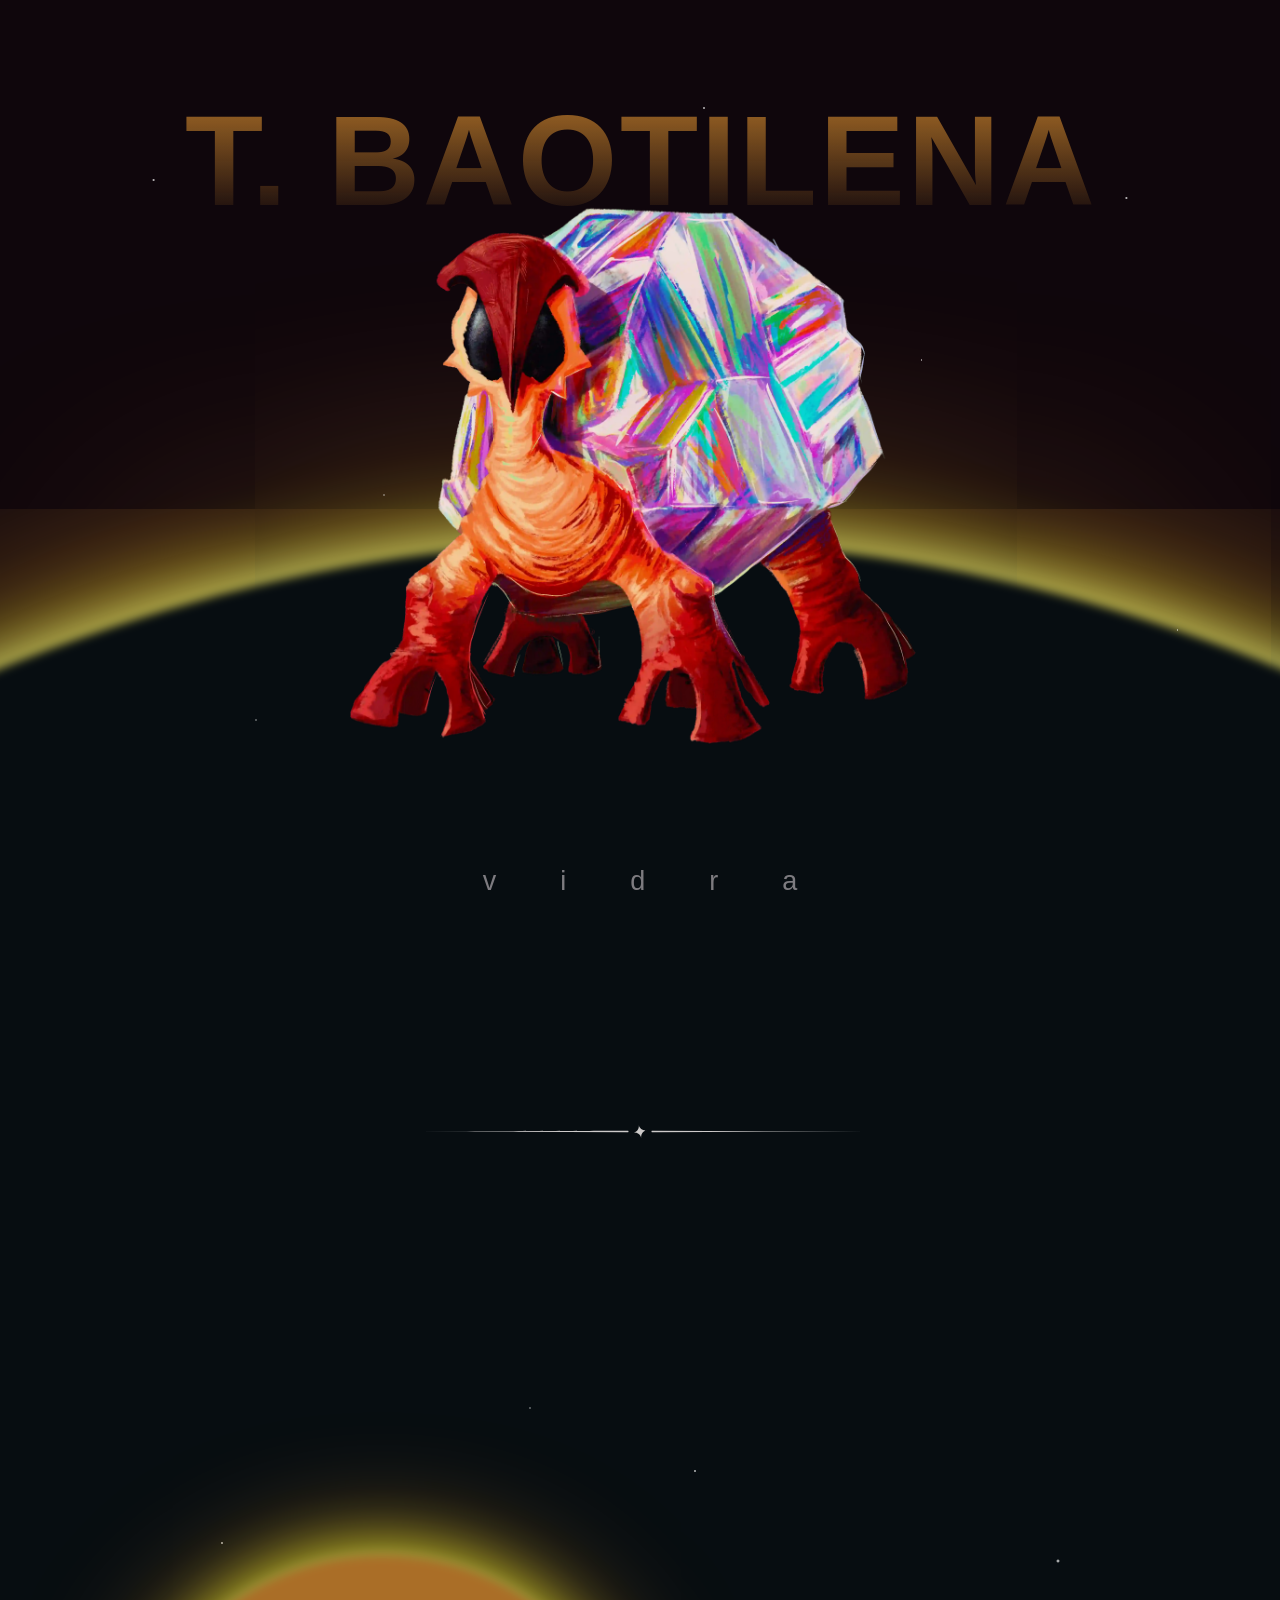
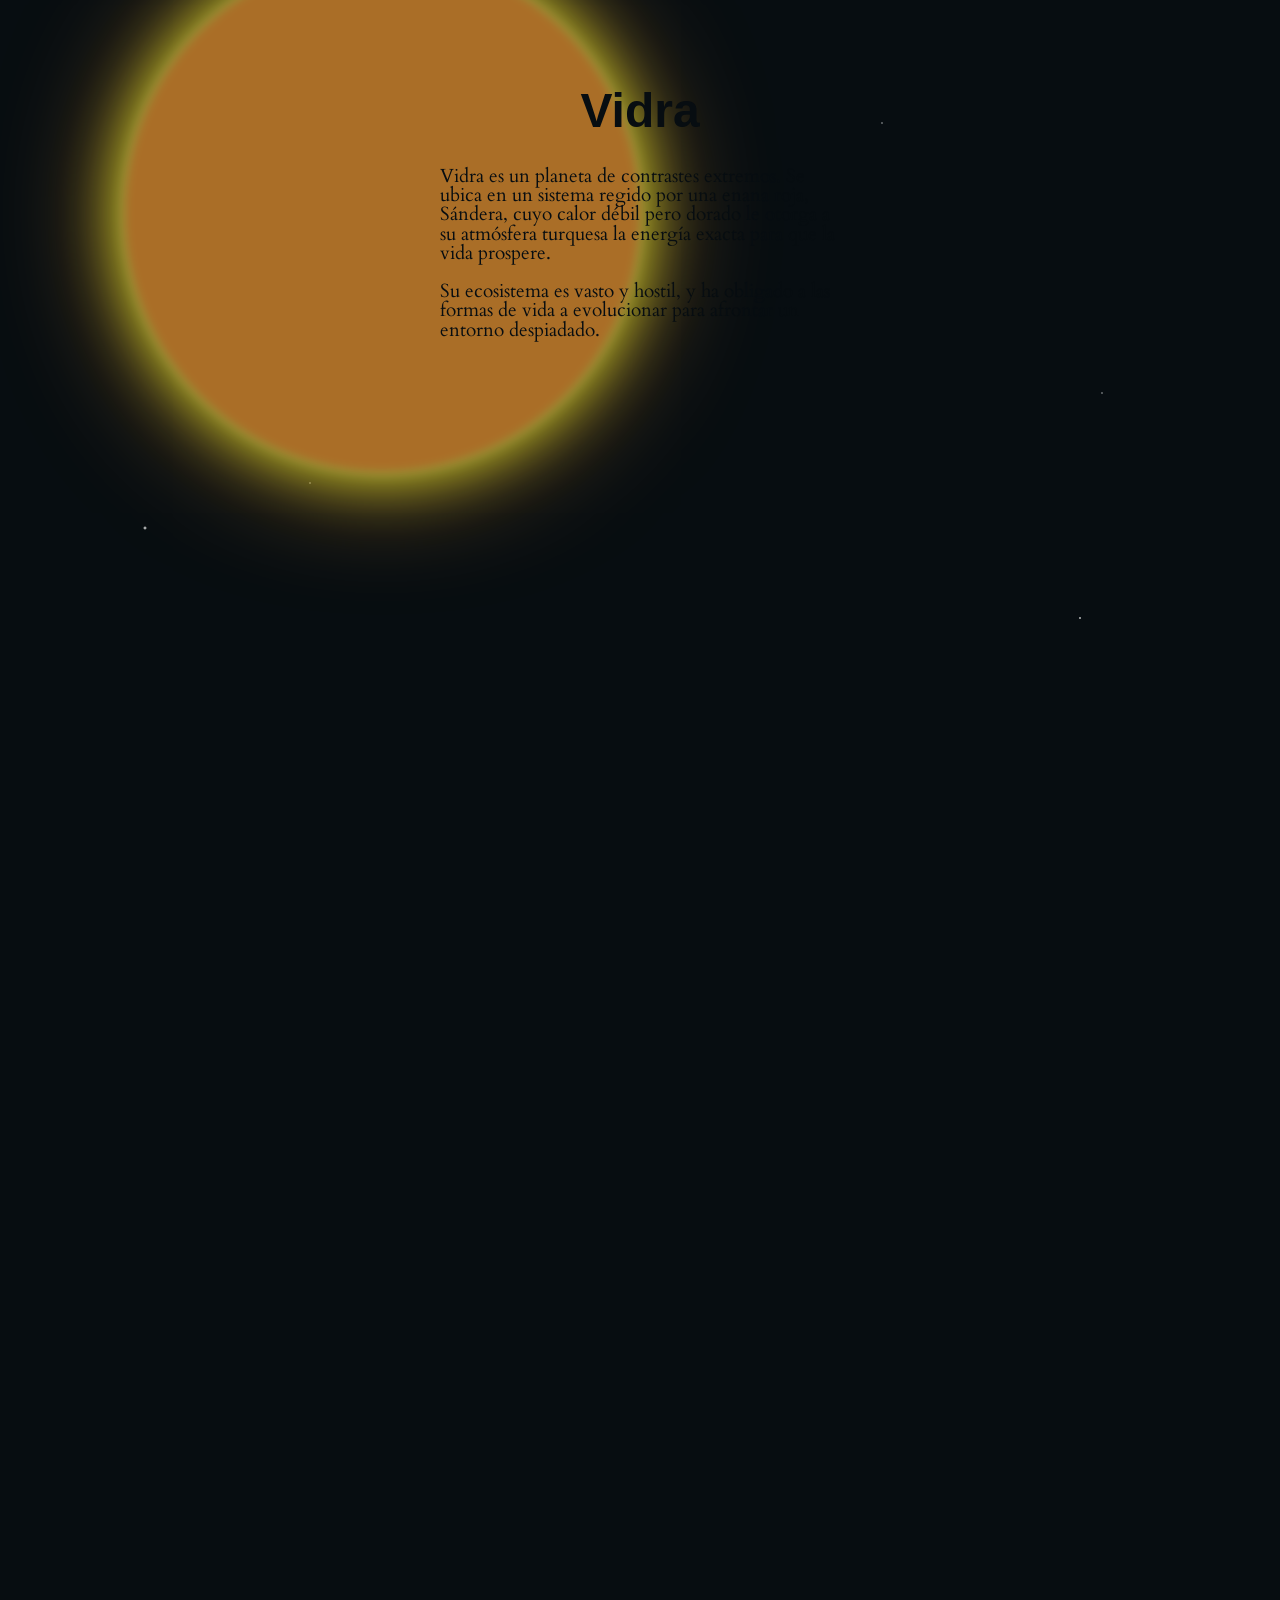
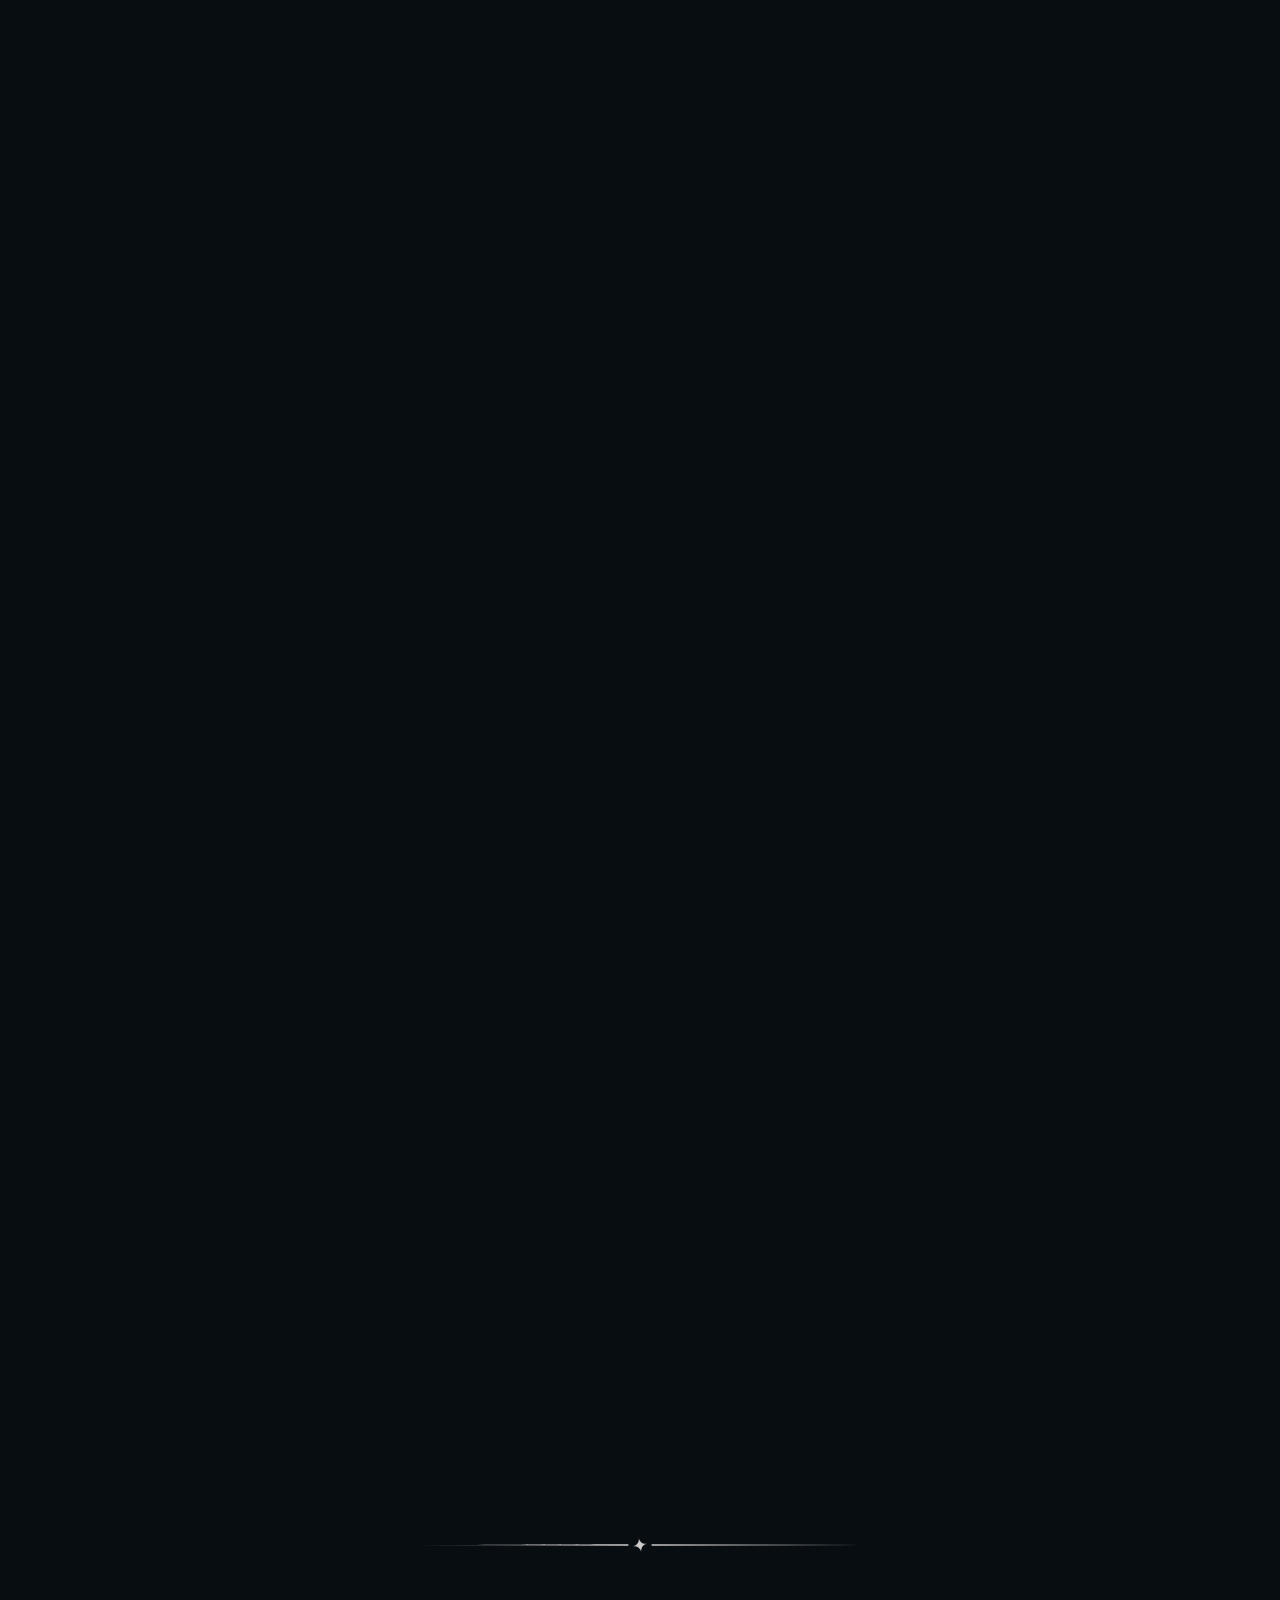
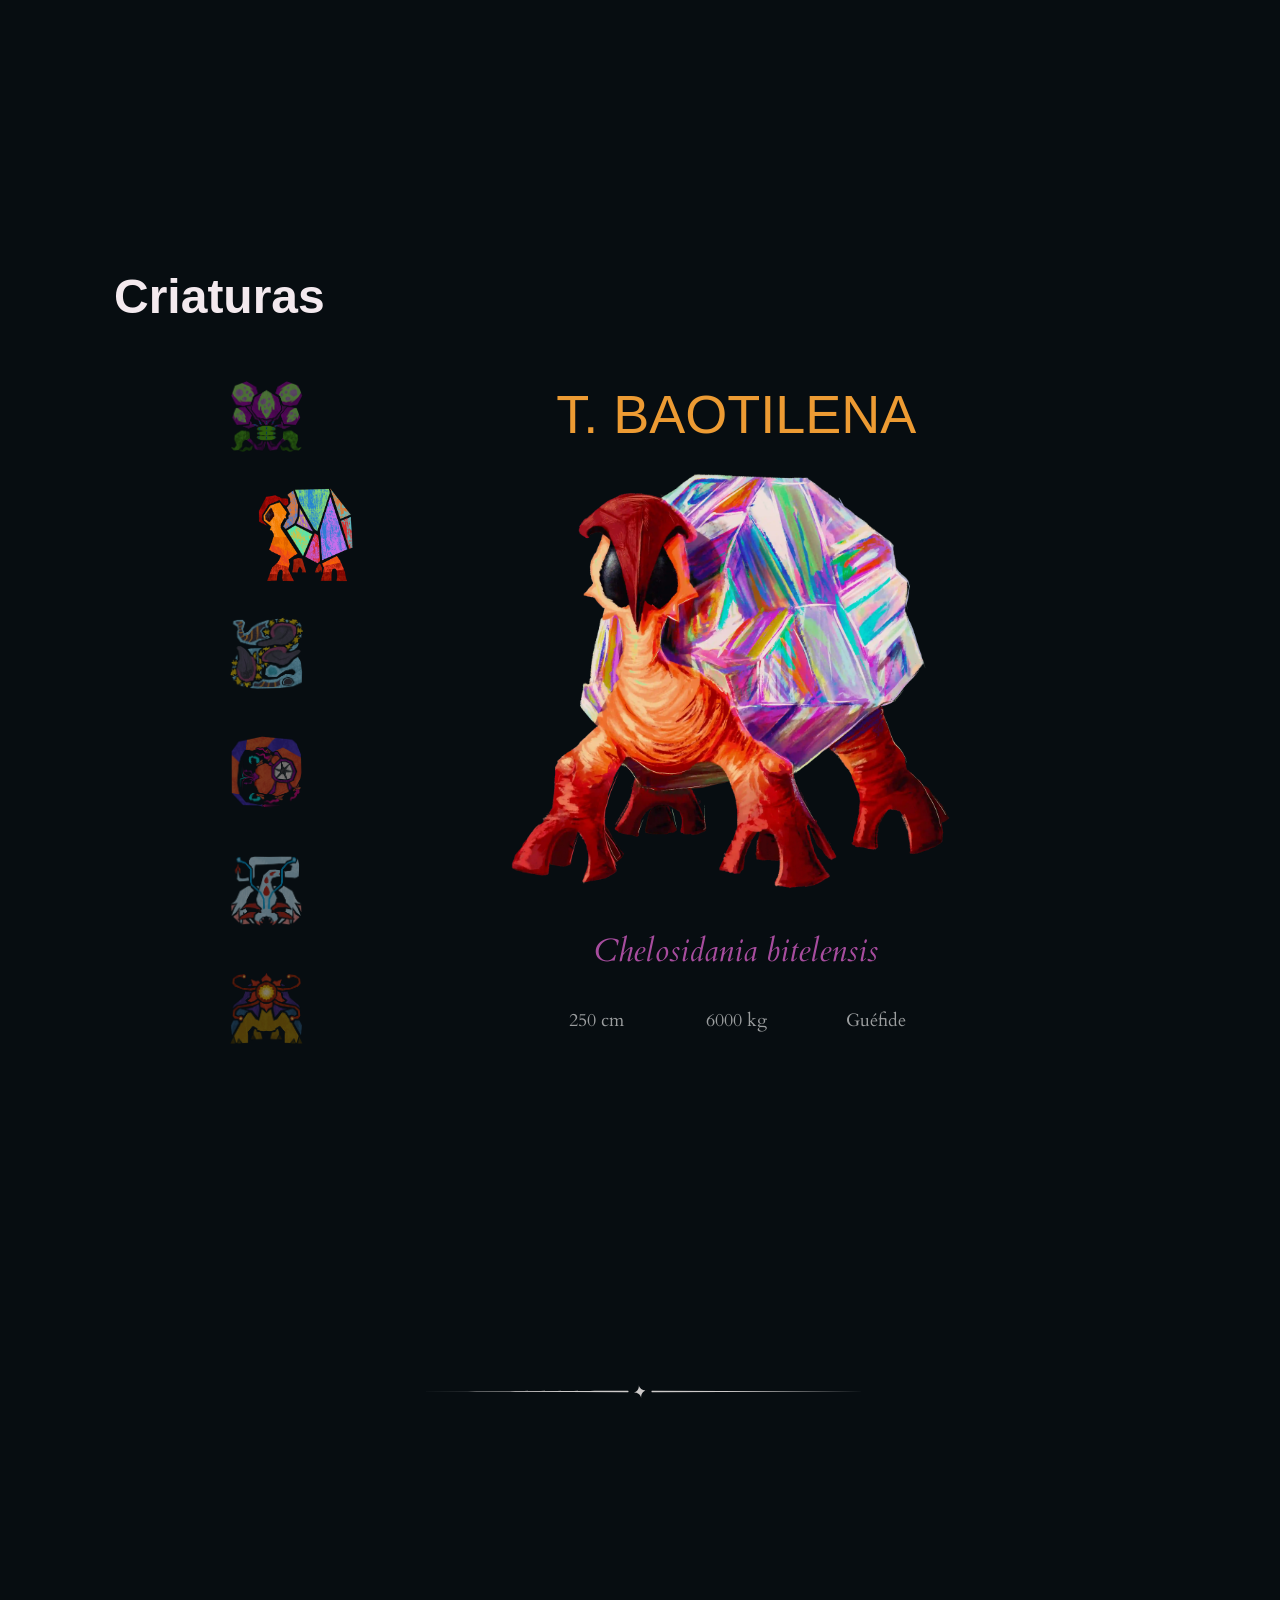
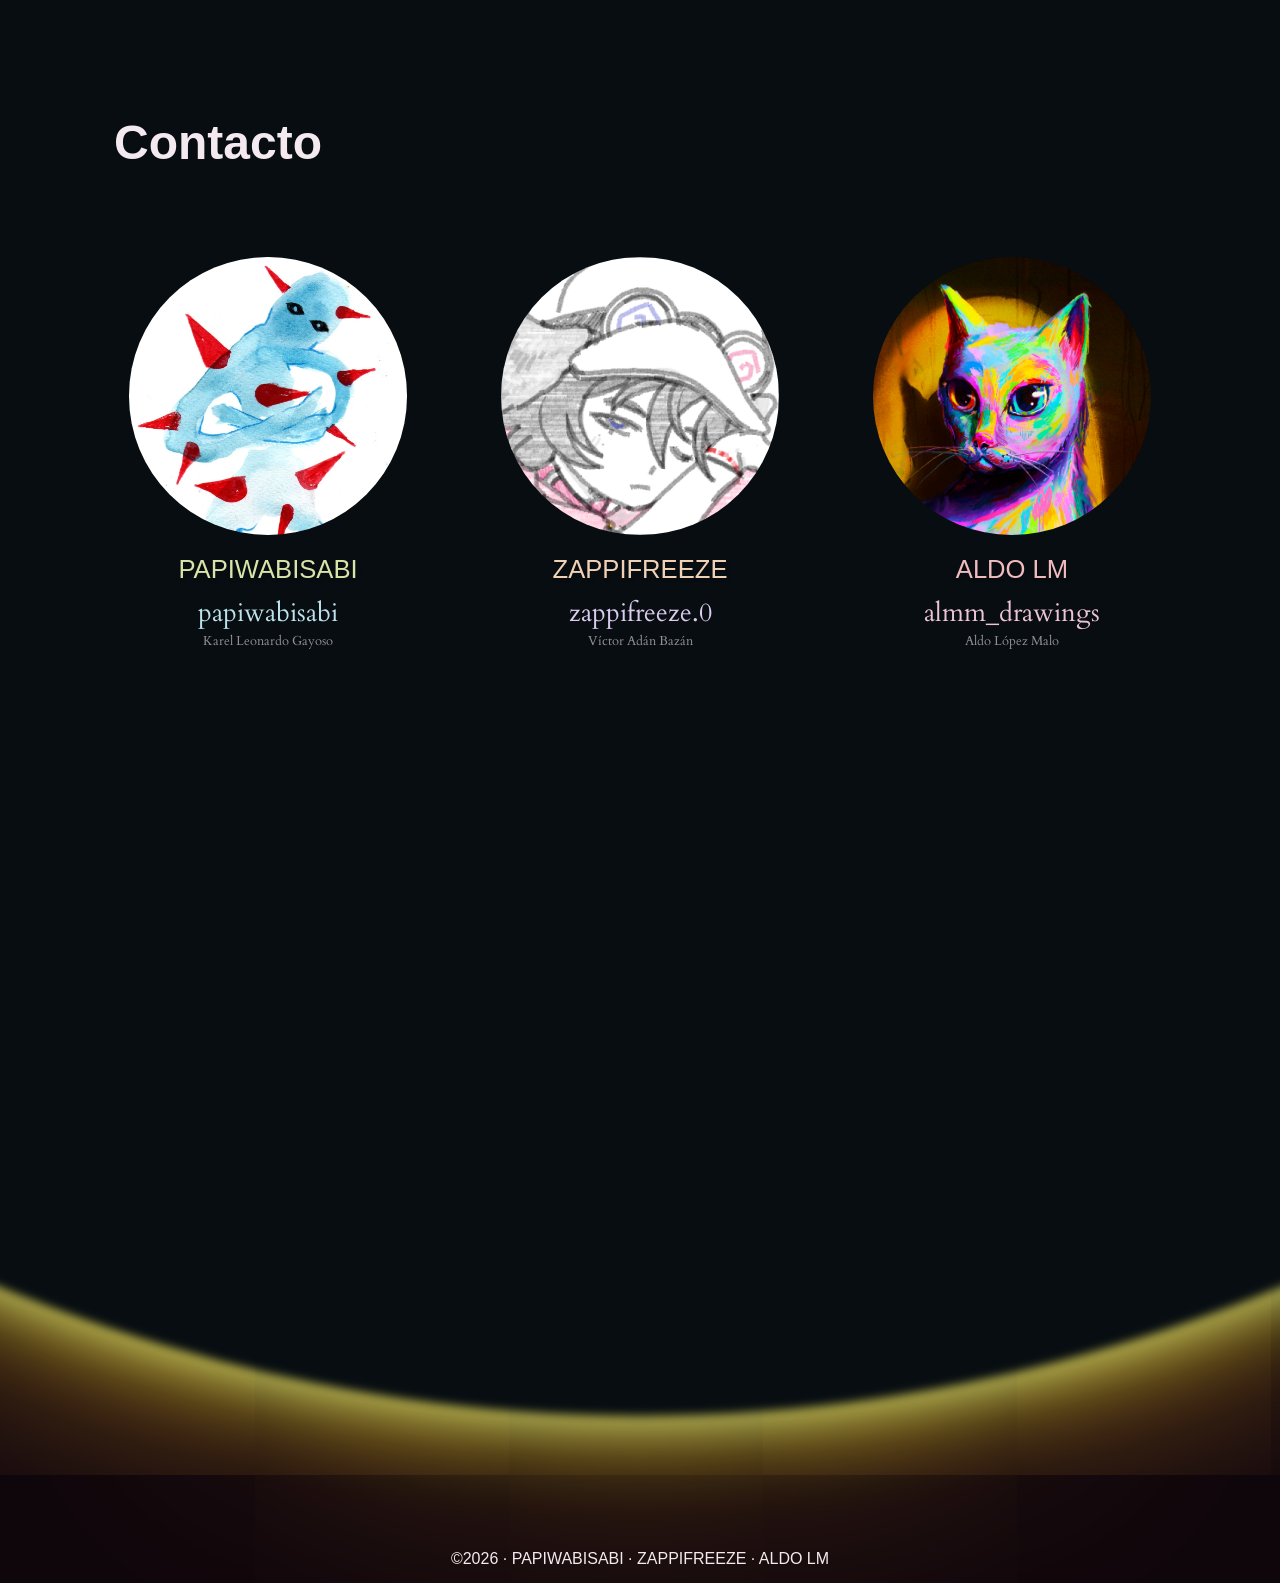
<file: index.html>
<!DOCTYPE html>
<html lang="es">
<head>
<meta charset="UTF-8">
<!-- Esta línea hace que la página se adapte a celulares. No la borres. -->
<meta name="viewport" content="width=device-width, initial-scale=1">
<title>Vidra</title>

<!-- Tipografías de tu art book (gratis en Google Fonts) -->
<link rel="preconnect" href="https://fonts.googleapis.com">
<link rel="preconnect" href="https://fonts.gstatic.com" crossorigin>
<link href="https://fonts.googleapis.com/css2?family=Cardo:ital@0;1&family=Syncopate:wght@400;700&display=swap" rel="stylesheet">


<!-- FAAAVIICOOONNN -->
<link rel="icon" type="image/svg+xml" href="img/favicon/vidra/favicon.svg">
<link rel="icon" type="image/x-icon" href="img/favicon/vidra/favicon.ico" sizes="16x16 32x32 48x48">
<link rel="icon" type="image/png" sizes="16x16" href="img/favicon/vidra/favicon-16x16.png">
<link rel="icon" type="image/png" sizes="32x32" href="img/favicon/vidra/favicon-32x32.png">
<link rel="icon" type="image/png" sizes="48x48" href="img/favicon/vidra/favicon-48x48.png">
<link rel="apple-touch-icon" sizes="180x180" href="img/favicon/vidra/apple-touch-icon.png">
<link rel="manifest" href="img/favicon/vidra/site.webmanifest">
<meta name="theme-color" content="#000000">

<link rel="stylesheet" href="style/style.css">
</head>

<body>

<div class="planeta"></div>

<!-- ================= PORTADA / CARRUSEL ================= -->
<div class="hero" aria-label="Carrusel de criaturas">

  <button class="vecina izq" id="anterior" aria-label="Criatura anterior"><img alt=""></button>
  <button class="vecina der" id="siguiente" aria-label="Criatura siguiente"><img alt=""></button>

  <!-- Las slides las crea el JavaScript de abajo a partir de la lista CRIATURAS -->
  <div id="slides"></div>

  <p class="hero-vidra">vidra</p>
</div>

<div class="divisor"><img src="img/elementos/divisor.svg"></div>

<div class="cuerpo">
  <!-- ================= PLANETA ================= -->
  <section class="scrollytelling">
    <div class="contenido" id="planeta">
      <div class="mini planeta"></div>
      <h2>Vidra</h2>
      <div class="planeta-texto">
        <p>Vidra es un planeta de contrastes extremos. Se ubica en un sistema regido por una enana roja, Sándera, cuyo calor débil pero dorado le otorga a su atmósfera turquesa la energía exacta para que la vida prospere.</p>
        <p>Su ecosistema es vasto y hostil, y ha obligado a las formas de vida a evolucionar para afrontar un entorno despiadado. </p>
        <!-- Aquí puedes añadir las regiones: Karteos, Guéfide, Yxi -->
      </div>
    </div>
  </section>

  <div class="divisor"><img src="img/elementos/divisor.svg"></div>

  <!-- ================= ÍNDICE ================= -->
  <section class="contenido" id="indice">
    <h2>Criaturas</h2>
    <div class="indice">
      <div class="indice-links"></div>
      <div class="indice-glifos" id="indice-glifos"></div>
      <div class="indice-mostrando" id="indice-mostrando"></div>
    </div>
  </section>

  <div class="divisor"><img src="img/elementos/divisor.svg"></div>

  <!-- ================= CONTACTO ================= -->
  <section class="contenido" id="contacto">
    <h2>Contacto</h2>
    <div class="autores">
      <a class="persona">
        <img src="img/autores/karel.webp">
        <p class="seudonimo">${s.seudonimo}</p>
        <p class="usuario">${extraerUsuarioInstagram(s.instagram)}</p>
        <p class="nombre-completo">${s.completo}</p>
      </a>
    </div>
  </section>
</div>


<script type="module" src="home.js"></script>
 <!--Créditos y eso :b-->
<footer id="Creditos">
  <p style="text-transform: uppercase;">&copy;2026  ·  papiwabisabi  ·  zappifreeze  ·  aldo lm</p>
</footer>
</body>
</html>
</file>
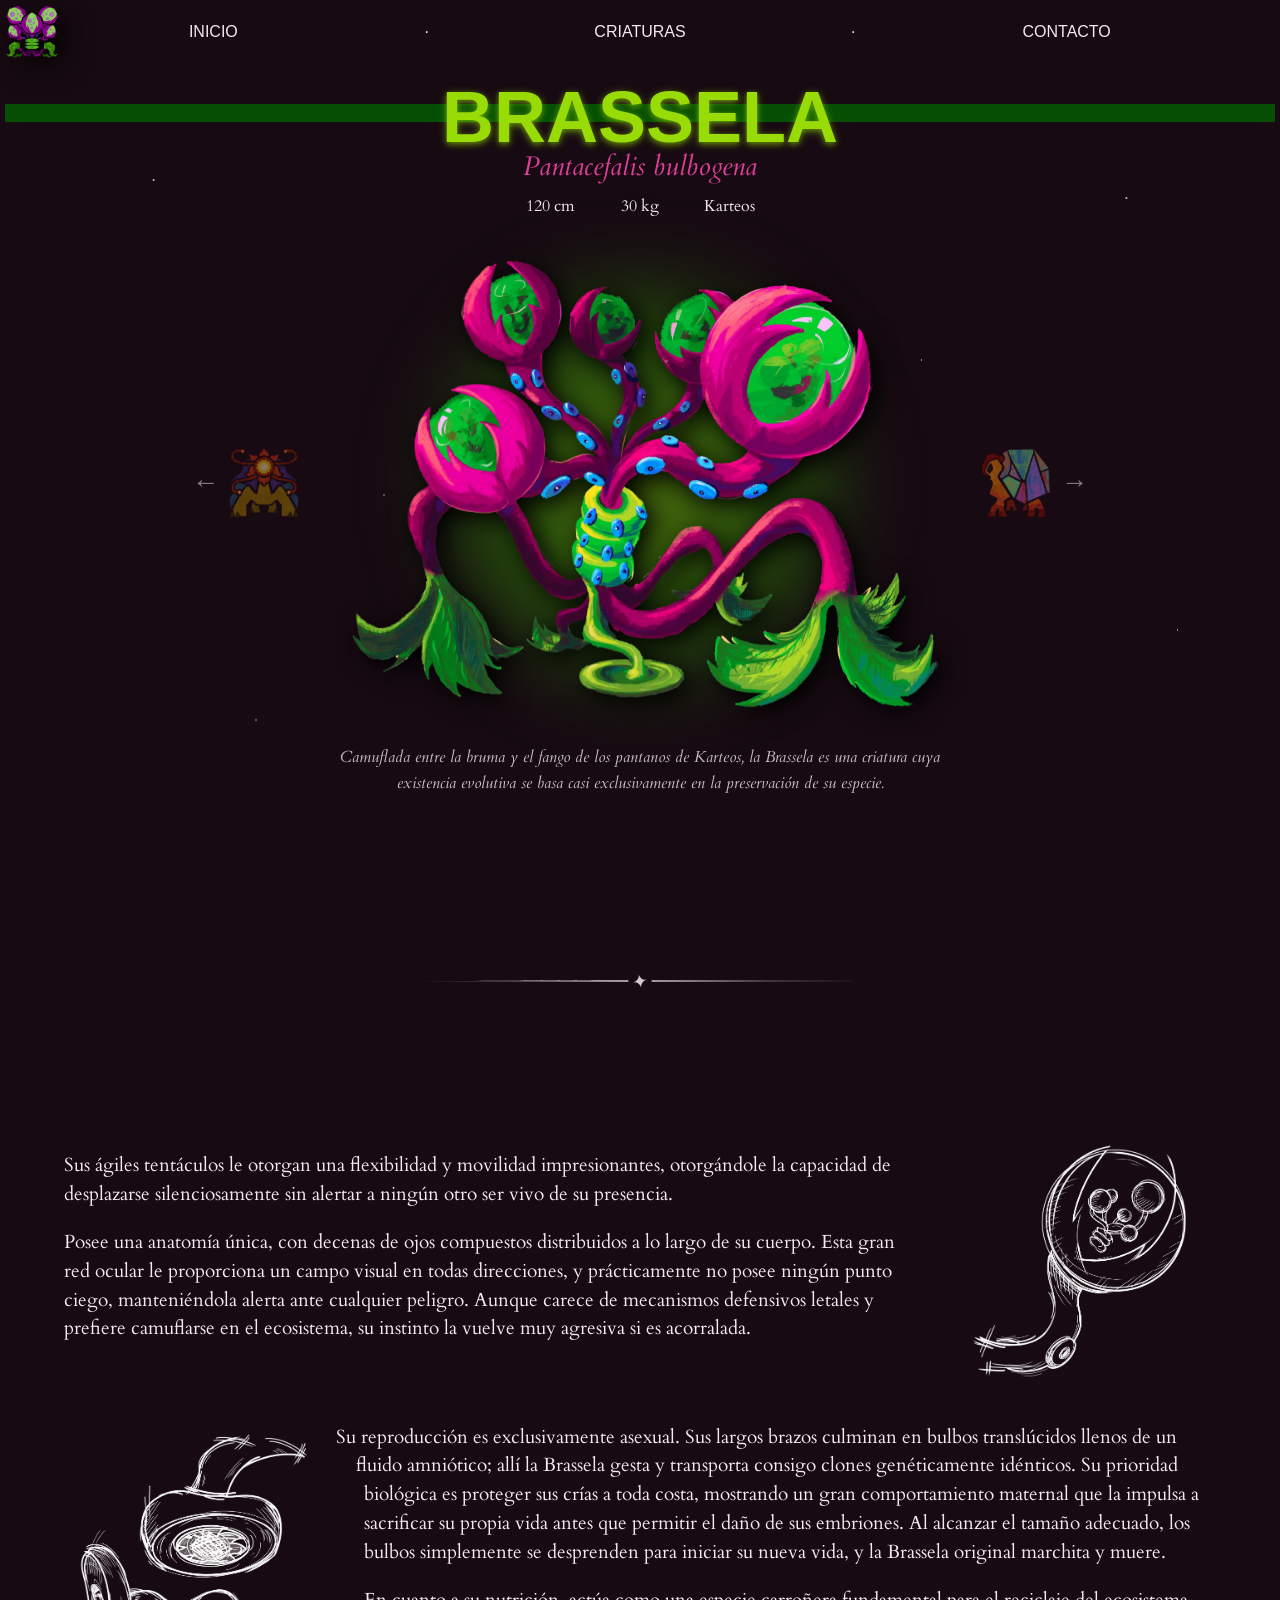
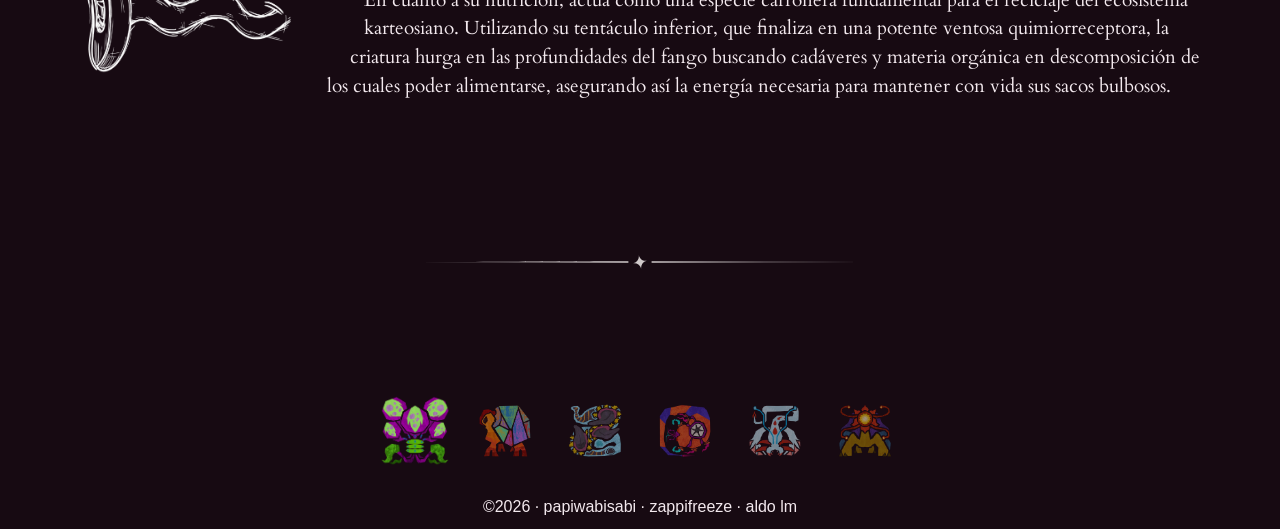
<file: brassela.html>
<!DOCTYPE html>
<html lang="es">
<head>
    <meta charset="UTF-8">
    <meta name="viewport" content="width=device-width, initial-scale=1">
    <title>Vidra · Brassela</title>
    <link rel="preconnect" href="https://fonts.googleapis.com">
    <link rel="preconnect" href="https://fonts.gstatic.com" crossorigin>
    <link href="https://fonts.googleapis.com/css2?family=Cardo:ital@0;1&family=Syncopate:wght@400;700&display=swap" rel="stylesheet">

    <link rel="stylesheet" href="style/creature-style.css">

    <!-- FAAAVIICOOONNN -->
<link rel="icon" type="image/svg+xml" href="img/favicon/brassela/favicon.svg">
<link rel="icon" type="image/x-icon" href="img/favicon/brassela/favicon.ico" sizes="16x16 32x32 48x48">
<link rel="icon" type="image/png" sizes="16x16" href="img/favicon/brassela/favicon-16x16.png">
<link rel="icon" type="image/png" sizes="32x32" href="img/favicon/brassela/favicon-32x32.png">
<link rel="icon" type="image/png" sizes="48x48" href="img/favicon/brassela/favicon-48x48.png">
<link rel="apple-touch-icon" sizes="180x180" href="img/favicon/brassela/apple-touch-icon.png">
<link rel="manifest" href="img/favicon/brassela/site.webmanifest">
<meta name="theme-color" content="#000000">

</head>

<body>
    <h1 style="display: none;">Drasque</h1> 
    <!--Barra de Navegación-->
    <section class="Nav"></section>
    <!--Introducción-->
    <section class="intro">
        <h1><span></span></h1>
        <h4></h4>
        <div class="creature-data"></div>

        <div class="notcarrusel">

            <div>
                <a class="criaprev">
                    <span>&larr; </span>
                    <img>
                </a>

                <div class="marco-criatura">
                    <img>
                </div>

                <a class="crianext">
                    <img>
                    <span> &rarr;</span>
                </a>
            </div>

            <p>Camuflada entre la bruma y el fango de los pantanos de Karteos, la Brassela es una criatura cuya existencia evolutiva se basa casi exclusivamente en la preservación de su especie.</p>
        </div>
   </section>

   <div class="divisor"><img src="img/elementos/divisor.svg"></div>

<!--Descripción con ilustración secundaria 1-->
   <section class="containerSec1">
    <img class="mirror bocetoder" src="img/secundarios/Brassela_Sec1.webp" alt="Boceto reproducción Brassela."/> <br>
    <p>Sus ágiles tentáculos le otorgan una flexibilidad y movilidad impresionantes, otorgándole la capacidad de desplazarse silenciosamente sin alertar a ningún otro ser vivo de su presencia.</p>
    <p>Posee una anatomía única, con decenas de ojos compuestos distribuidos a lo largo de su cuerpo. Esta gran red ocular le proporciona un campo visual en todas direcciones, y prácticamente no posee ningún punto ciego, manteniéndola alerta ante cualquier peligro. Aunque carece de mecanismos defensivos letales y prefiere camuflarse en el ecosistema, su instinto la vuelve muy agresiva si es acorralada.</p>
    

   </section>
<!--Descripción con ilustración secundaria 2-->
<section class="containerSec2">
    <img class="bocetoizq" src="img/secundarios/Brassela_Sec2.webp" alt="Boceto anatomía Brassela."/>
    <p>Su reproducción es exclusivamente asexual. Sus largos brazos culminan en bulbos translúcidos llenos de un fluido amniótico; allí la Brassela gesta y transporta consigo clones genéticamente idénticos. Su prioridad biológica es proteger sus crías a toda costa, mostrando un gran comportamiento maternal que la impulsa a sacrificar su propia vida antes que permitir el daño de sus embriones. Al alcanzar el tamaño adecuado, los bulbos simplemente se desprenden para iniciar su nueva vida, y la Brassela original marchita y muere.</p>
    <p>En cuanto a su nutrición, actúa como una especie carroñera fundamental para el reciclaje del ecosistema karteosiano. Utilizando su tentáculo inferior, que finaliza en una potente ventosa quimiorreceptora, la criatura hurga en las profundidades del fango buscando cadáveres y materia orgánica en descomposición de los cuales poder alimentarse, asegurando así la energía necesaria para mantener con vida sus sacos bulbosos.</p>

</section>

<div class="divisor"><img src="img/elementos/divisor.svg"></div>

<section class="minindice"></section>

<script type="module" src="criatura.js"></script>

<script type="module" src="criatura.js"></script>
    
   <!--Créditos y eso :b-->
<footer id="Creditos">
    <p>&copy;2026 · papiwabisabi · zappifreeze · aldo lm</p>
</footer>
</body>
</html>
</file>
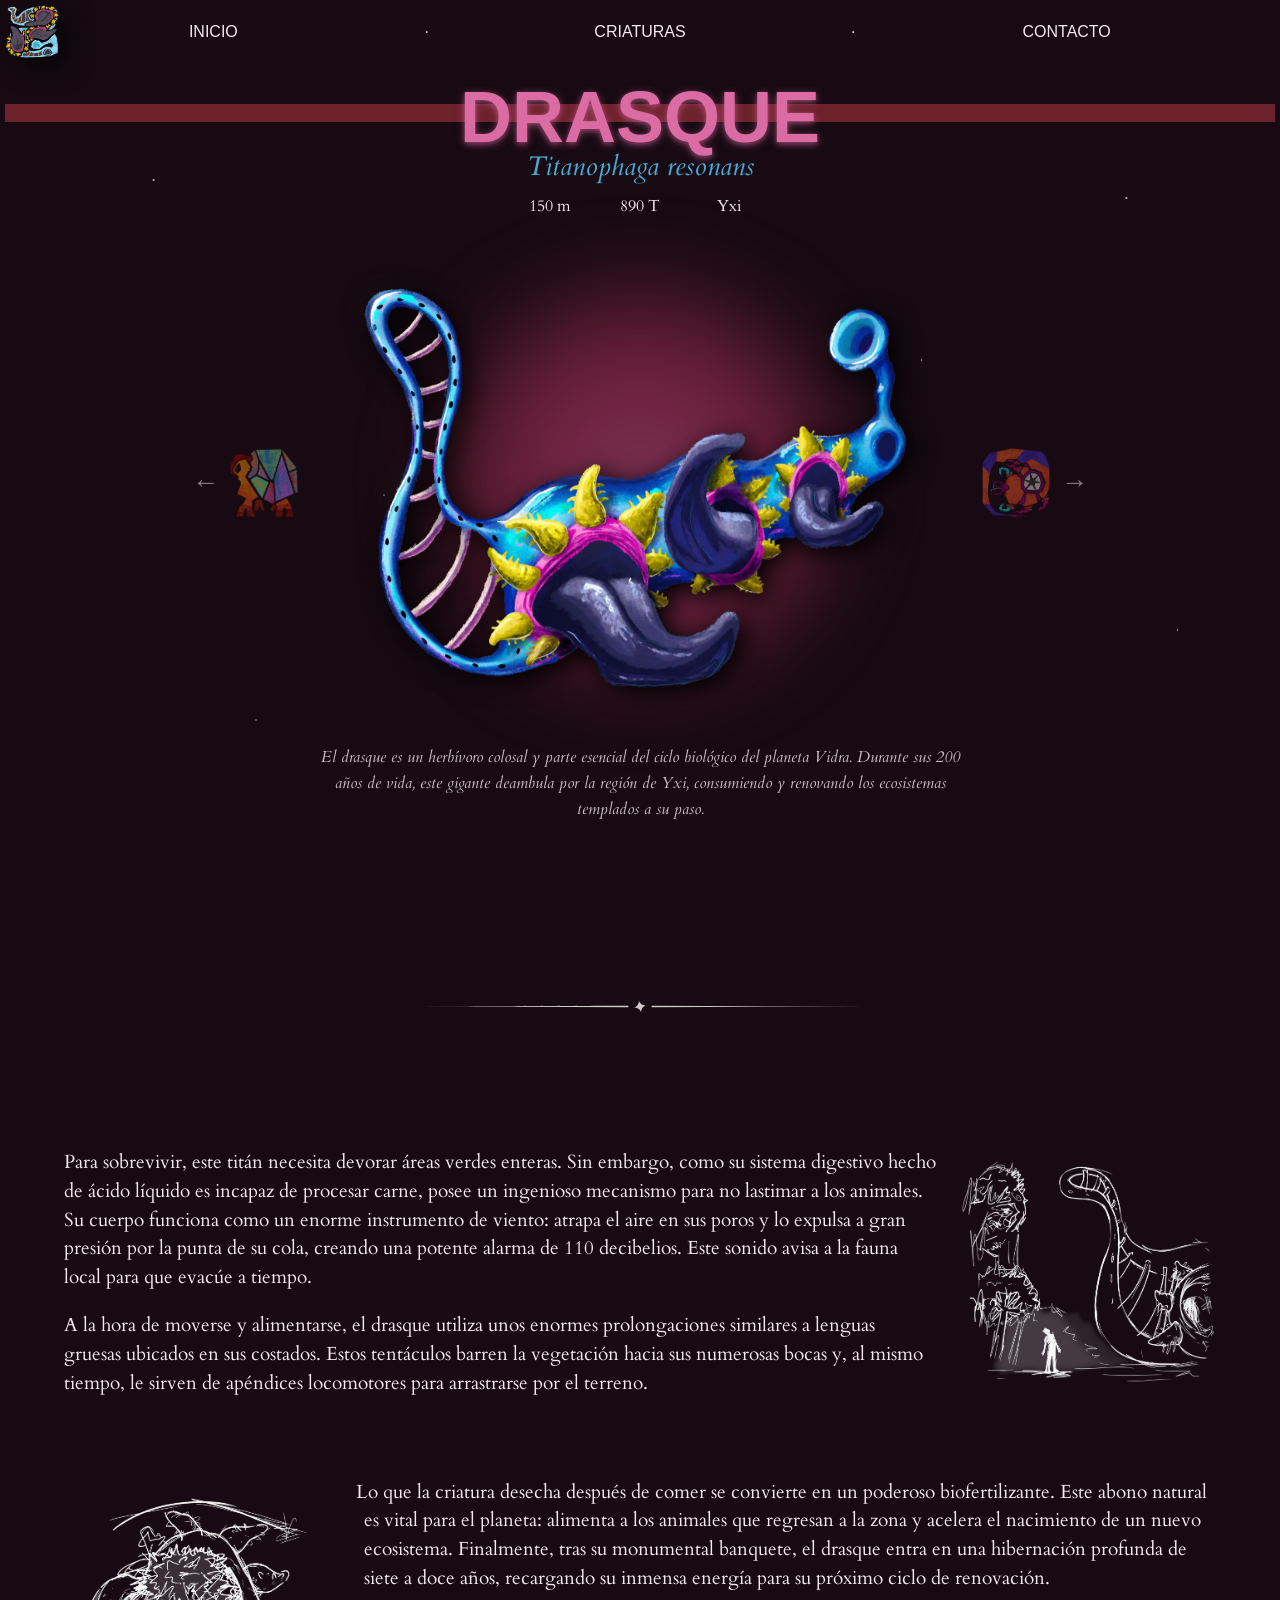
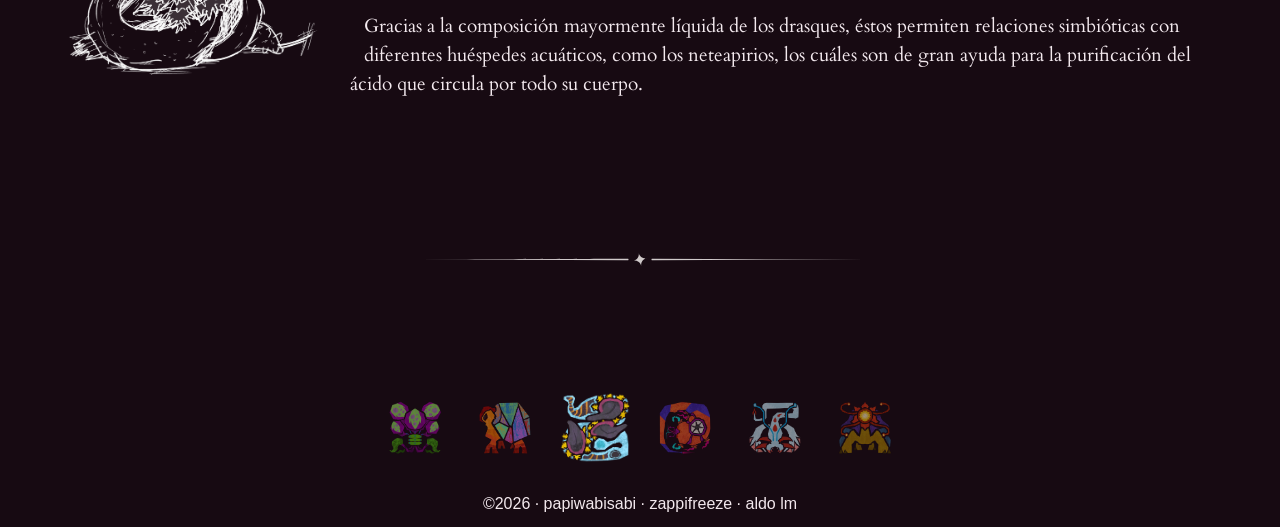
<file: drasque.html>
<!DOCTYPE html>
<html lang="es">
<head>
    <meta charset="UTF-8">
    <meta name="viewport" content="width=device-width, initial-scale=1">
    <title>Vidra · Drasque</title>
    <link rel="preconnect" href="https://fonts.googleapis.com">
    <link rel="preconnect" href="https://fonts.gstatic.com" crossorigin>
    <link href="https://fonts.googleapis.com/css2?family=Cardo:ital@0;1&family=Syncopate:wght@400;700&display=swap" rel="stylesheet">

    <link rel="stylesheet" href="style/creature-style.css">

    <!-- FAAAVIICOOONNN -->
<link rel="icon" type="image/svg+xml" href="img/favicon/drasque/favicon.svg">
<link rel="icon" type="image/x-icon" href="img/favicon/drasque/favicon.ico" sizes="16x16 32x32 48x48">
<link rel="icon" type="image/png" sizes="16x16" href="img/favicon/drasque/favicon-16x16.png">
<link rel="icon" type="image/png" sizes="32x32" href="img/favicon/drasque/favicon-32x32.png">
<link rel="icon" type="image/png" sizes="48x48" href="img/favicon/drasque/favicon-48x48.png">
<link rel="apple-touch-icon" sizes="180x180" href="img/favicon/drasque/apple-touch-icon.png">
<link rel="manifest" href="img/favicon/drasque/site.webmanifest">
<meta name="theme-color" content="#000000">

</head>

<body>
    <h1 style="display: none;">Drasque</h1> 
    <!--Barra de Navegación-->
    <section class="Nav"></section>
    <!--Introducción-->
    <section class="intro">
        <h1><span></span></h1>
        <h4></h4>
        <div class="creature-data"></div>

        <div class="notcarrusel">

            <div>
                <a class="criaprev">
                    <span>&larr; </span>
                    <img>
                </a>

                <div class="marco-criatura">
                    <img>
                </div>

                <a class="crianext">
                    <img>
                    <span> &rarr;</span>
                </a>
            </div>

            <p>El drasque es un herbívoro colosal y parte esencial del ciclo biológico del planeta Vidra. Durante sus 200 años de vida, este gigante deambula por la región de Yxi, consumiendo y renovando los ecosistemas templados a su paso.</p>
    </section>

    <div class="divisor"><img src="img/elementos/divisor.svg"></div>

<!--Descripción con ilustración secundaria 1-->
    <section class="containerSec1">
        <img class="bocetoder" src="img/secundarios/Drasque_Sec2.webp" alt="Alimentación del drasque."/>
        <p>Para sobrevivir, este titán necesita devorar áreas verdes enteras. Sin embargo, como su sistema digestivo hecho de ácido líquido es incapaz de procesar carne, posee un ingenioso mecanismo para no lastimar a los animales. Su cuerpo funciona como un enorme instrumento de viento: atrapa el aire en sus poros y lo expulsa a gran presión por la punta de su cola, creando una potente alarma de 110 decibelios. Este sonido avisa a la fauna local para que evacúe a tiempo.</p> 
        <p>A la hora de moverse y alimentarse, el drasque utiliza unos enormes prolongaciones similares a lenguas gruesas ubicados en sus costados. Estos tentáculos barren la vegetación hacia sus numerosas bocas y, al mismo tiempo, le sirven de apéndices locomotores para arrastrarse por el terreno.</p>
    </section>

<!--Descripción con ilustración secundaria 2-->
    <section class="containerSec2">
        <img class="bocetoizq" src="img/secundarios/Drasque_Sec1.webp" alt="Tamaño del drasque."/> <br>
        <p>Lo que la criatura desecha después de comer se convierte en un poderoso biofertilizante. Este abono natural es vital para el planeta: alimenta a los animales que regresan a la zona y acelera el nacimiento de un nuevo ecosistema. Finalmente, tras su monumental banquete, el drasque entra en una hibernación profunda de siete a doce años, recargando su inmensa energía para su próximo ciclo de renovación.</p>
        <p>Gracias a la composición mayormente líquida de los drasques, éstos permiten relaciones simbióticas con diferentes huéspedes acuáticos, como los neteapirios, los cuáles son de gran ayuda para la purificación del ácido que circula por todo su cuerpo.</p>
    </section>

    <div class="divisor"><img src="img/elementos/divisor.svg"></div>

    <section class="minindice"></section>

    <script type="module" src="criatura.js"></script>
    
    <!--Créditos y eso :b-->
<footer id="Creditos">
    <p>&copy;2026 · papiwabisabi · zappifreeze · aldo lm</p>
</footer>
</body>
</html>
</file>
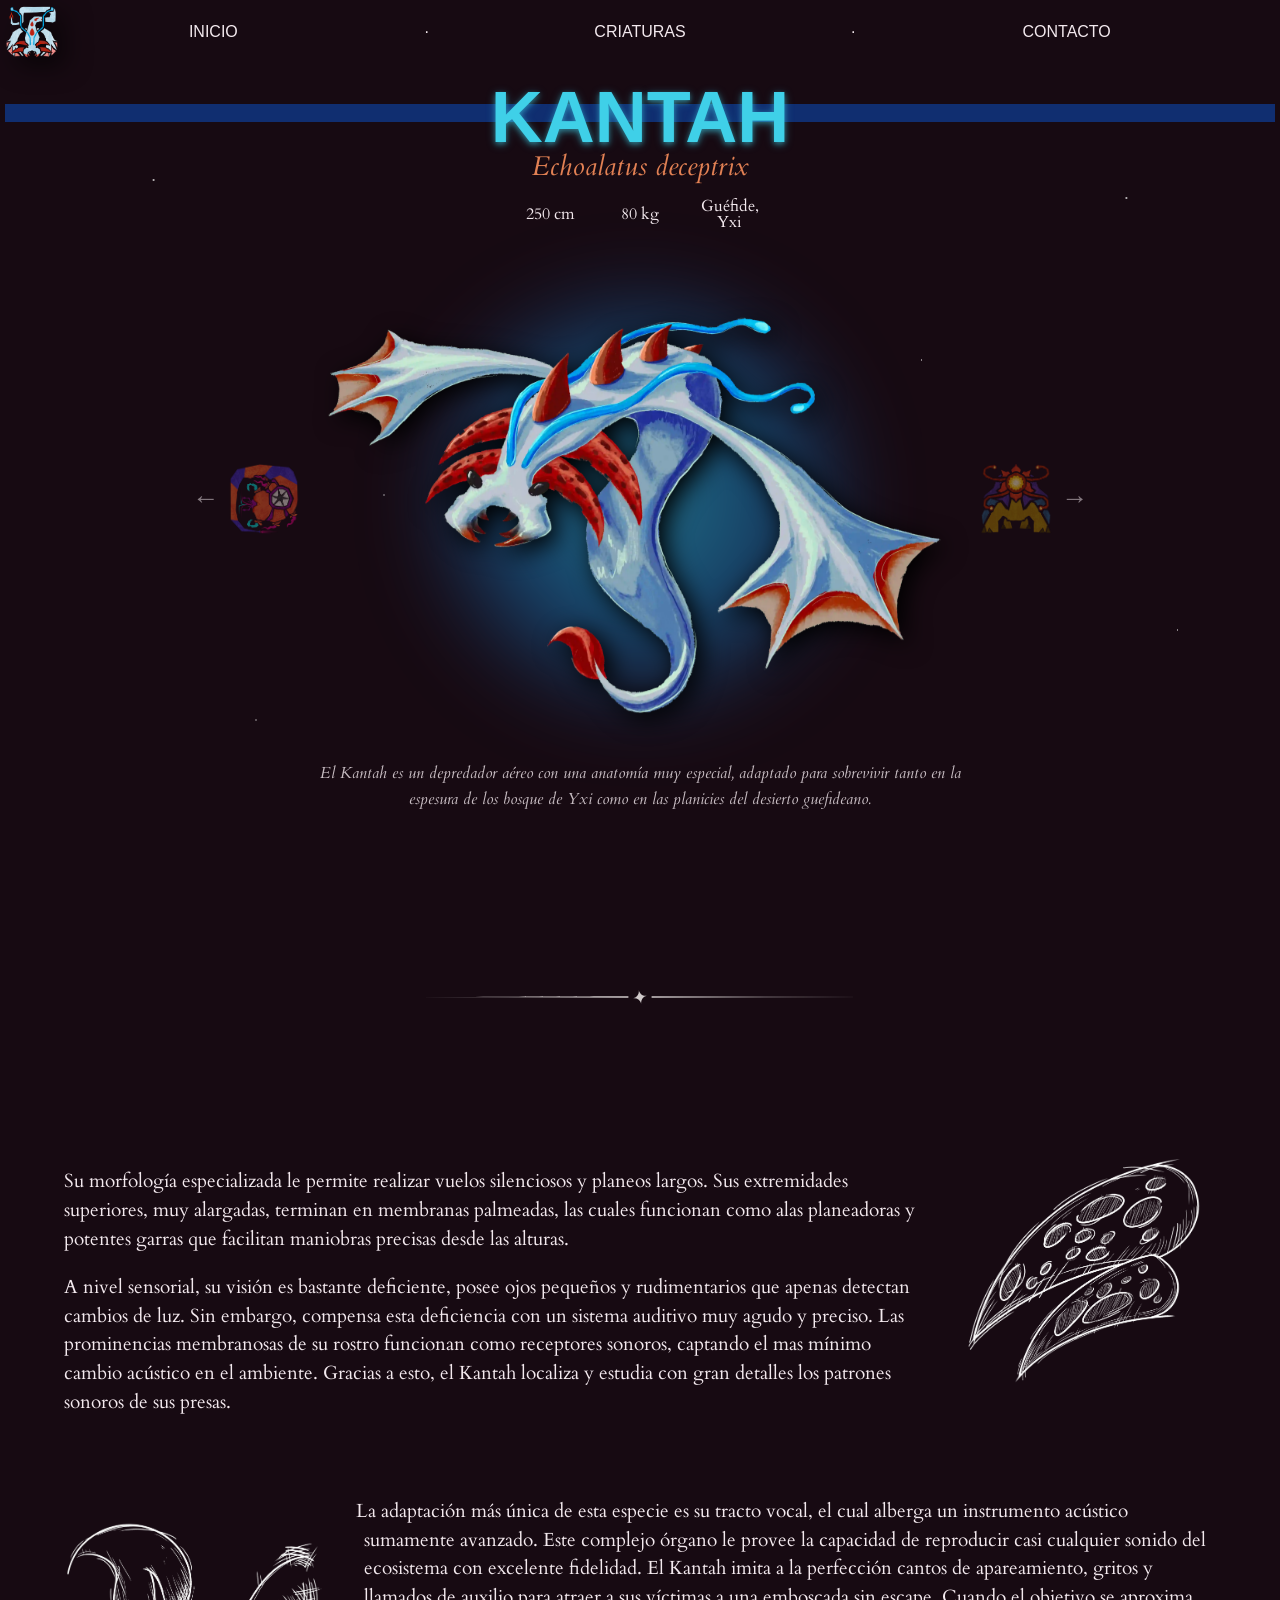
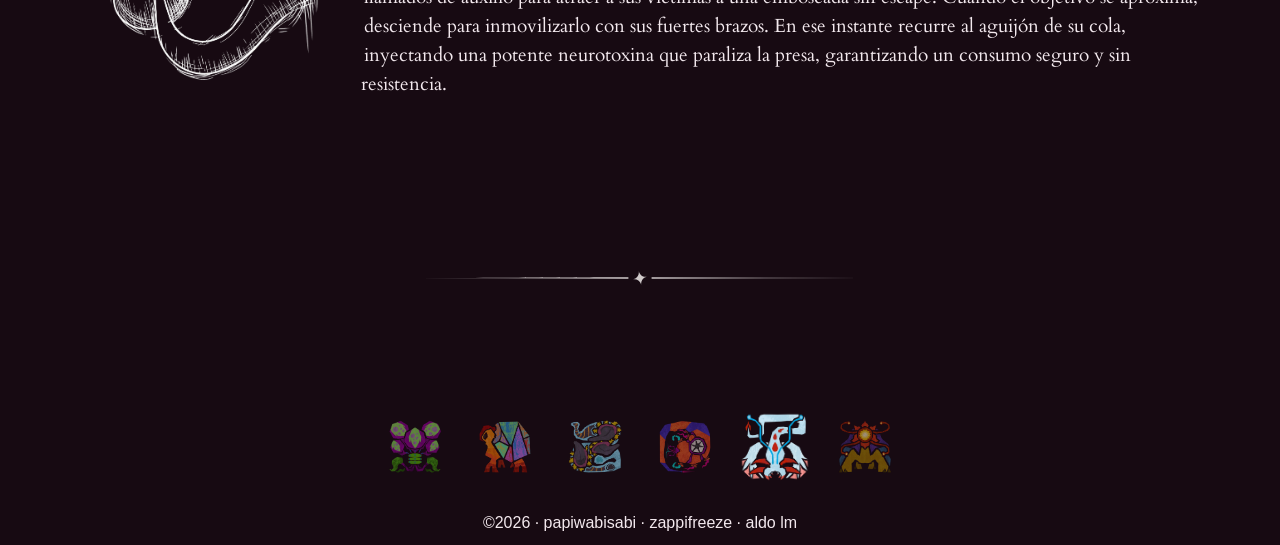
<file: kantah.html>
<!DOCTYPE html>
<html lang="es">
<head>
    <meta charset="UTF-8">
    <meta name="viewport" content="width=device-width, initial-scale=1">
    <title>Vidra · Kantah</title>
    <link rel="preconnect" href="https://fonts.googleapis.com">
    <link rel="preconnect" href="https://fonts.gstatic.com" crossorigin>
    <link href="https://fonts.googleapis.com/css2?family=Cardo:ital@0;1&family=Syncopate:wght@400;700&display=swap" rel="stylesheet">

    <link rel="stylesheet" href="style/creature-style.css">

    <!-- FAAAVIICOOONNN -->
<link rel="icon" type="image/svg+xml" href="img/favicon/kantah/favicon.svg">
<link rel="icon" type="image/x-icon" href="img/favicon/kantah/favicon.ico" sizes="16x16 32x32 48x48">
<link rel="icon" type="image/png" sizes="16x16" href="img/favicon/kantah/favicon-16x16.png">
<link rel="icon" type="image/png" sizes="32x32" href="img/favicon/kantah/favicon-32x32.png">
<link rel="icon" type="image/png" sizes="48x48" href="img/favicon/kantah/favicon-48x48.png">
<link rel="apple-touch-icon" sizes="180x180" href="img/favicon/kantah/apple-touch-icon.png">
<link rel="manifest" href="img/favicon/kantah/site.webmanifest">
<meta name="theme-color" content="#000000">

</head>

<body>
    <h1 style="display: none;">Drasque</h1> 
    <!--Barra de Navegación-->
    <section class="Nav"></section>
    <!--Introducción-->
    <section class="intro">
        <h1><span></span></h1>
        <h4></h4>
        <div class="creature-data"></div>

        <div class="notcarrusel">

            <div>
                <a class="criaprev">
                    <span>&larr; </span>
                    <img>
                </a>

                <div class="marco-criatura">
                    <img>
                </div>

                <a class="crianext">
                    <img>
                    <span> &rarr;</span>
                </a>
            </div>
        <p>El Kantah es un depredador aéreo con una anatomía muy especial, adaptado para sobrevivir tanto en la espesura de los bosque de Yxi como en las planicies del desierto guefideano.</p>
   </section>

   <div class="divisor"><img src="img/elementos/divisor.svg"></div>
   
<!--Descripción con ilustración secundaria 1-->
   <section class="containerSec1">
    <img class="bocetoder" src="img/secundarios/Kantah_Sec1.webp" alt="Membranas del kantah."/> <br>
    <p>Su morfología especializada le permite realizar vuelos silenciosos y planeos largos. Sus extremidades superiores, muy alargadas, terminan en membranas palmeadas, las cuales funcionan como alas planeadoras y potentes garras que facilitan maniobras precisas desde las alturas. </p>
    <p>A nivel sensorial, su visión es bastante deficiente, posee ojos pequeños y rudimentarios que apenas detectan cambios de luz. Sin embargo, compensa esta deficiencia con un sistema auditivo muy agudo y preciso. Las prominencias membranosas de su rostro funcionan como receptores sonoros, captando el mas mínimo cambio acústico en el ambiente. Gracias a esto, el Kantah localiza y estudia con gran detalles los patrones sonoros de sus presas.</p>
    
    

   </section>
<!--Descripción con ilustración secundaria 2-->
   <section class="containerSec2">
    <img class="bocetoizq" src="img/secundarios/Kantah_Sec2.webp" alt="Aguijón del kantah."/><br>
    <p>La adaptación más única de esta especie es su tracto vocal, el cual alberga un instrumento acústico sumamente avanzado. Este complejo órgano le provee la capacidad de reproducir casi cualquier sonido del ecosistema con excelente fidelidad. El Kantah imita a la perfección cantos de apareamiento, gritos y llamados de auxilio para atraer a sus víctimas a una emboscada sin escape. Cuando el objetivo se aproxima, desciende para inmovilizarlo con sus fuertes brazos. En ese instante recurre al aguijón de su cola, inyectando una potente neurotoxina que paraliza la presa, garantizando un consumo seguro y sin resistencia.</p>
    

   </section>

   <div class="divisor"><img src="img/elementos/divisor.svg"></div>

   <section class="minindice"></section>

    <script type="module" src="criatura.js"></script>
    
   <!--Créditos y eso :b-->
<footer id="Creditos">
    <p>&copy;2026 · papiwabisabi · zappifreeze · aldo lm</p>
</footer>
</body>
</html>
</file>
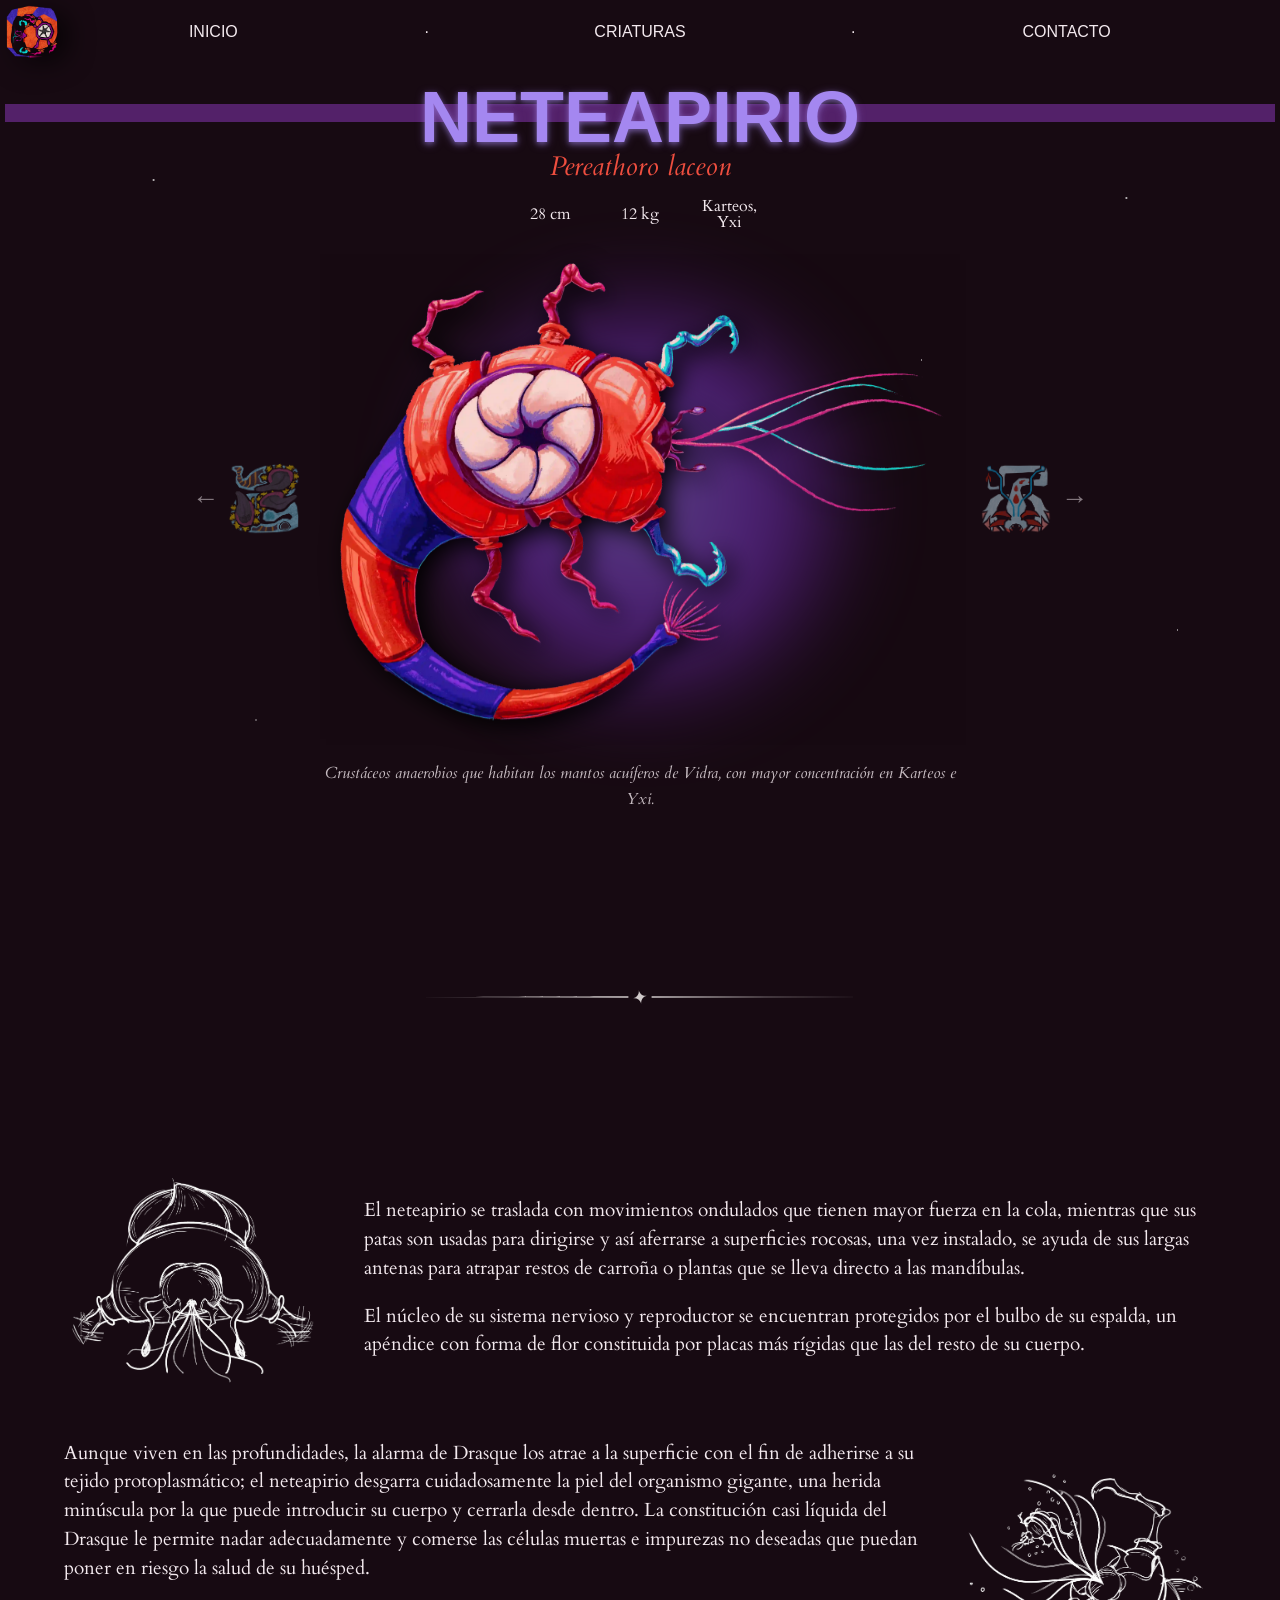
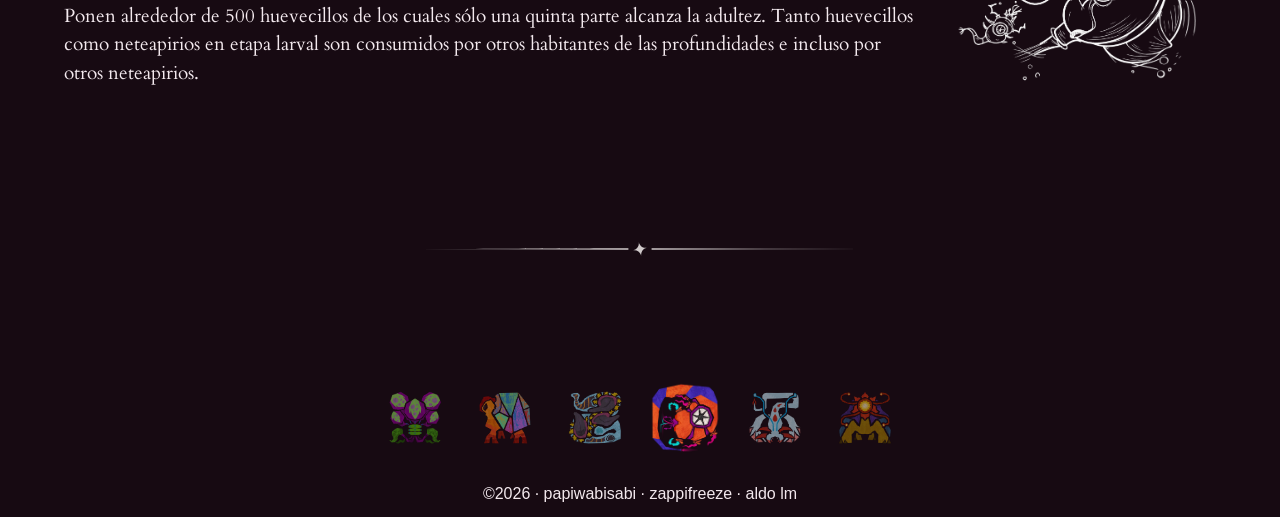
<file: neteapirio.html>
<!DOCTYPE html>
<html lang="es">
<head>
    <meta charset="UTF-8">
    <meta name="viewport" content="width=device-width, initial-scale=1">
    <title>Vidra · Neteapirio</title>
    <link rel="preconnect" href="https://fonts.googleapis.com">
    <link rel="preconnect" href="https://fonts.gstatic.com" crossorigin>
    <link href="https://fonts.googleapis.com/css2?family=Cardo:ital@0;1&family=Syncopate:wght@400;700&display=swap" rel="stylesheet">

    <link rel="stylesheet" href="style/creature-style.css">

    <!-- FAAAVIICOOONNN -->
<link rel="icon" type="image/svg+xml" href="img/favicon/neteapirio/favicon.svg">
<link rel="icon" type="image/x-icon" href="img/favicon/neteapirio/favicon.ico" sizes="16x16 32x32 48x48">
<link rel="icon" type="image/png" sizes="16x16" href="img/favicon/neteapirio/favicon-16x16.png">
<link rel="icon" type="image/png" sizes="32x32" href="img/favicon/neteapirio/favicon-32x32.png">
<link rel="icon" type="image/png" sizes="48x48" href="img/favicon/neteapirio/favicon-48x48.png">
<link rel="apple-touch-icon" sizes="180x180" href="img/favicon/neteapirio/apple-touch-icon.png">
<link rel="manifest" href="img/favicon/neteapirio/site.webmanifest">
<meta name="theme-color" content="#000000">

</head>

<body>
    <h1 style="display: none;">Drasque</h1> 
    <!--Barra de Navegación-->
    <section class="Nav"></section>
    <!--Introducción-->
    <section class="intro">
        <h1><span></span></h1>
        <h4></h4>
        <div class="creature-data"></div>

        <div class="notcarrusel">

            <div>
                <a class="criaprev">
                    <span>&larr; </span>
                    <img>
                </a>

                <div class="marco-criatura">
                    <img>
                </div>

                <a class="crianext">
                    <img>
                    <span> &rarr;</span>
                </a>
            </div>
        <p>Crustáceos anaerobios que habitan los mantos acuíferos de Vidra, con mayor concentración en Karteos e Yxi.</p>
   </section>

   <div class="divisor"><img src="img/elementos/divisor.svg"></div>

<!--Descripción con ilustración secundaria 1-->
   <section class="containerSec1">
    <img class="bocetoizq" src="img/secundarios/Neteapirio_Sec1.webp" alt="Antenas del neteapirio."/> <br><br>
    <p>El neteapirio se traslada con movimientos ondulados que tienen mayor fuerza en la cola, mientras que sus patas son usadas para dirigirse y así aferrarse a superficies rocosas, una vez instalado, se ayuda de sus largas antenas para atrapar restos de carroña o plantas que se lleva directo a las mandíbulas.</p>
    <p>El núcleo de su sistema nervioso y reproductor se encuentran protegidos por el bulbo de su espalda, un apéndice con forma de flor constituida por placas más rígidas que las del resto de su cuerpo.</p>
    
    

   </section>
<!--Descripción con ilustración secundaria 2-->
   <section class="containerSec2">
    <img class="bocetoder" src="img/secundarios/Neteapirio_Sec2.webp" alt="Neteapirio comiéndose a otros más pequeños."/>
    <p>Aunque viven en las profundidades, la alarma de Drasque los atrae a la superficie con el fin de adherirse a su tejido protoplasmático; el neteapirio desgarra cuidadosamente la piel del organismo gigante, una herida minúscula por la que puede introducir su cuerpo y cerrarla desde dentro. La constitución casi líquida del Drasque le permite nadar adecuadamente y comerse las células muertas e impurezas no deseadas que puedan poner en riesgo la salud de su huésped.</p>
    <p>Ponen alrededor de 500 huevecillos de los cuales sólo una quinta parte alcanza la adultez. Tanto huevecillos como neteapirios en etapa larval son consumidos por otros habitantes de las profundidades e incluso por otros neteapirios.</p>
    

   </section>

   <div class="divisor"><img src="img/elementos/divisor.svg"></div>

   <section class="minindice"></section>

    <script type="module" src="criatura.js"></script>
    
   <!--Créditos y eso :b-->
<footer id="Creditos">
    <p>&copy;2026 · papiwabisabi · zappifreeze · aldo lm</p>
</footer>
</body>
</html>
</file>
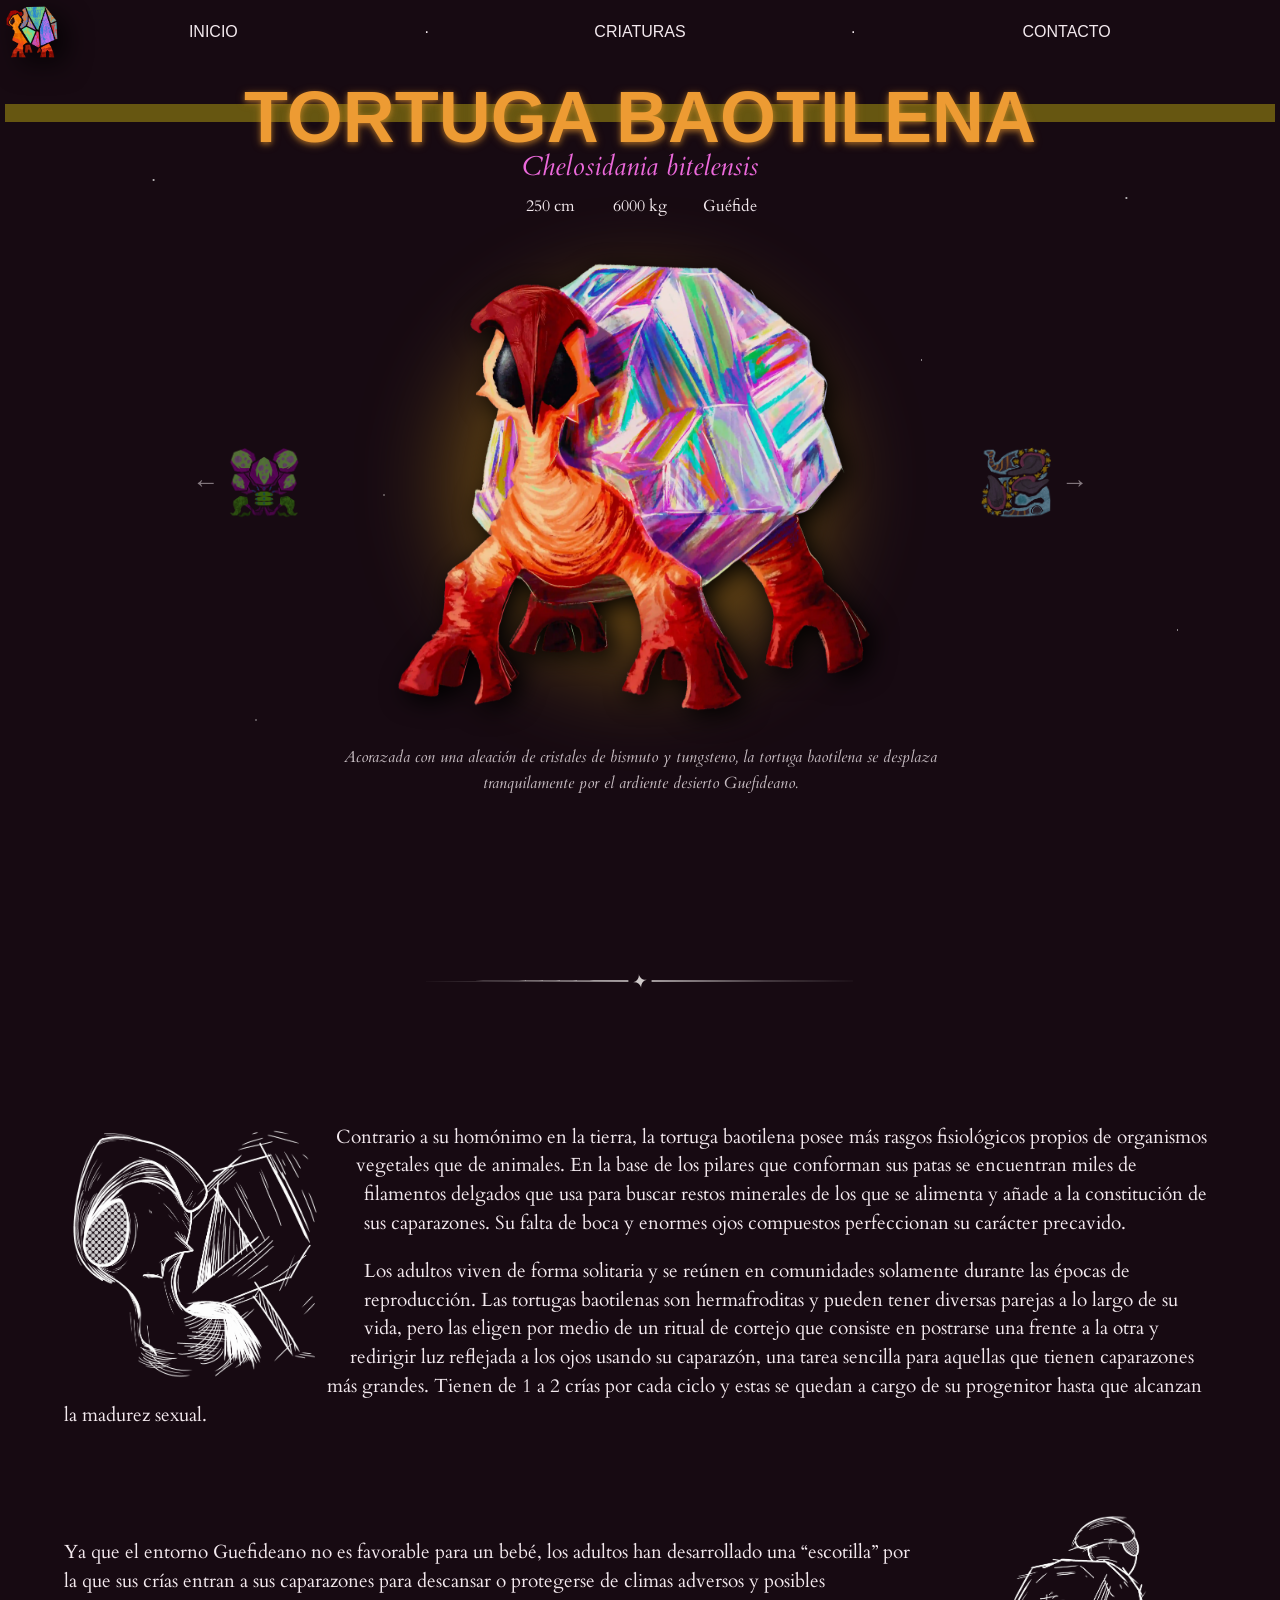
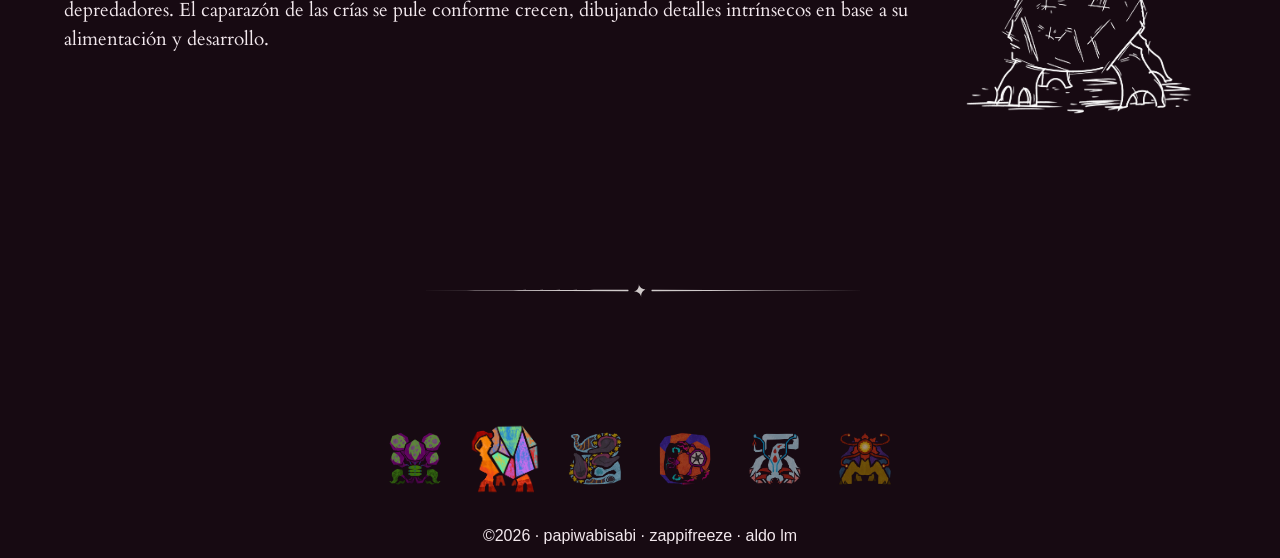
<file: tortuga-baotilena.html>
<!DOCTYPE html>
<html lang="es">
<head>
    <meta charset="UTF-8">
    <meta name="viewport" content="width=device-width, initial-scale=1">
    <title>Vidra · Tortuga Baotilena</title>
    <link rel="preconnect" href="https://fonts.googleapis.com">
    <link rel="preconnect" href="https://fonts.gstatic.com" crossorigin>
    <link href="https://fonts.googleapis.com/css2?family=Cardo:ital@0;1&family=Syncopate:wght@400;700&display=swap" rel="stylesheet">

    <link rel="stylesheet" href="style/creature-style.css">

    <!-- FAAAVIICOOONNN -->
<link rel="icon" type="image/svg+xml" href="img/favicon/tortuga-baotilena/favicon.svg">
<link rel="icon" type="image/x-icon" href="img/favicon/tortuga-baotilena/favicon.ico" sizes="16x16 32x32 48x48">
<link rel="icon" type="image/png" sizes="16x16" href="img/favicon/tortuga-baotilena/favicon-16x16.png">
<link rel="icon" type="image/png" sizes="32x32" href="img/favicon/tortuga-baotilena/favicon-32x32.png">
<link rel="icon" type="image/png" sizes="48x48" href="img/favicon/tortuga-baotilena/favicon-48x48.png">
<link rel="apple-touch-icon" sizes="180x180" href="img/favicon/tortuga-baotilena/apple-touch-icon.png">
<link rel="manifest" href="img/favicon/tortuga-baotilena/site.webmanifest">
<meta name="theme-color" content="#000000">

</head>

<body>
    <h1 style="display: none;">Drasque</h1> 
    <!--Barra de Navegación-->
    <section class="Nav"></section>
    <!--Introducción-->
    <section class="intro">
        <h1><span></span></h1>
        <h4></h4>
        <div class="creature-data"></div>

        <div class="notcarrusel">

            <div>
                <a class="criaprev">
                    <span>&larr; </span>
                    <img>
                </a>

                <div class="marco-criatura">
                    <img>
                </div>

                <a class="crianext">
                    <img>
                    <span> &rarr;</span>
                </a>
            </div>
        <p>Acorazada con una aleación de cristales de bismuto y tungsteno, la tortuga baotilena se desplaza tranquilamente por el ardiente desierto Guefideano.</p>
   </section>

   <div class="divisor"><img src="img/elementos/divisor.svg"></div>

<!--Descripción con ilustración secundaria 1-->
   <section class="containerSec1">
    <img class="bocetoizq" src="img/secundarios/Baotilena_Sec1.webp" alt="Ojos compuestos de la tortuga Baotilena."/>
    <p>Contrario a su homónimo en la tierra, la tortuga baotilena posee más rasgos fisiológicos propios de organismos vegetales que de animales. En la base de los pilares que conforman sus patas se encuentran miles de filamentos delgados que usa para buscar restos minerales de los que se alimenta y añade a la constitución de sus caparazones. Su falta de boca y enormes ojos compuestos perfeccionan su carácter precavido.</p>
    <p>Los adultos viven de forma solitaria y se reúnen en comunidades solamente durante las épocas de reproducción. Las tortugas baotilenas son hermafroditas y pueden tener diversas parejas a lo largo de su vida, pero las eligen por medio de un ritual de cortejo que consiste en postrarse una frente a la otra y redirigir luz reflejada a los ojos usando su caparazón, una tarea sencilla para aquellas que tienen caparazones más grandes. Tienen de 1 a 2 crías por cada ciclo y estas se quedan a cargo de su progenitor hasta que alcanzan la madurez sexual.</p>
    
    

   </section>
<!--Descripción con ilustración secundaria 2-->
   <section class="containerSec2">
    <img class="bocetoder" src="img/secundarios/Baotilena_Sec2.webp" alt="Cría de tortuga Baotilena."/> <br><br>
    <p>Ya que el entorno Guefideano no es favorable para un bebé, los adultos han desarrollado una “escotilla” por la que sus crías entran a sus caparazones para descansar o protegerse de climas adversos y posibles depredadores. El caparazón de las crías se pule conforme crecen, dibujando detalles intrínsecos en base a su alimentación y desarrollo.</p>
    

   </section>

   <div class="divisor"><img src="img/elementos/divisor.svg"></div>

   <section class="minindice"></section>

    <script type="module" src="criatura.js"></script>
    
   <!--Créditos y eso :b-->
<footer id="Creditos">
    <p>&copy;2026 · papiwabisabi · zappifreeze · aldo lm</p>
</footer>
</body>
</html>
</file>
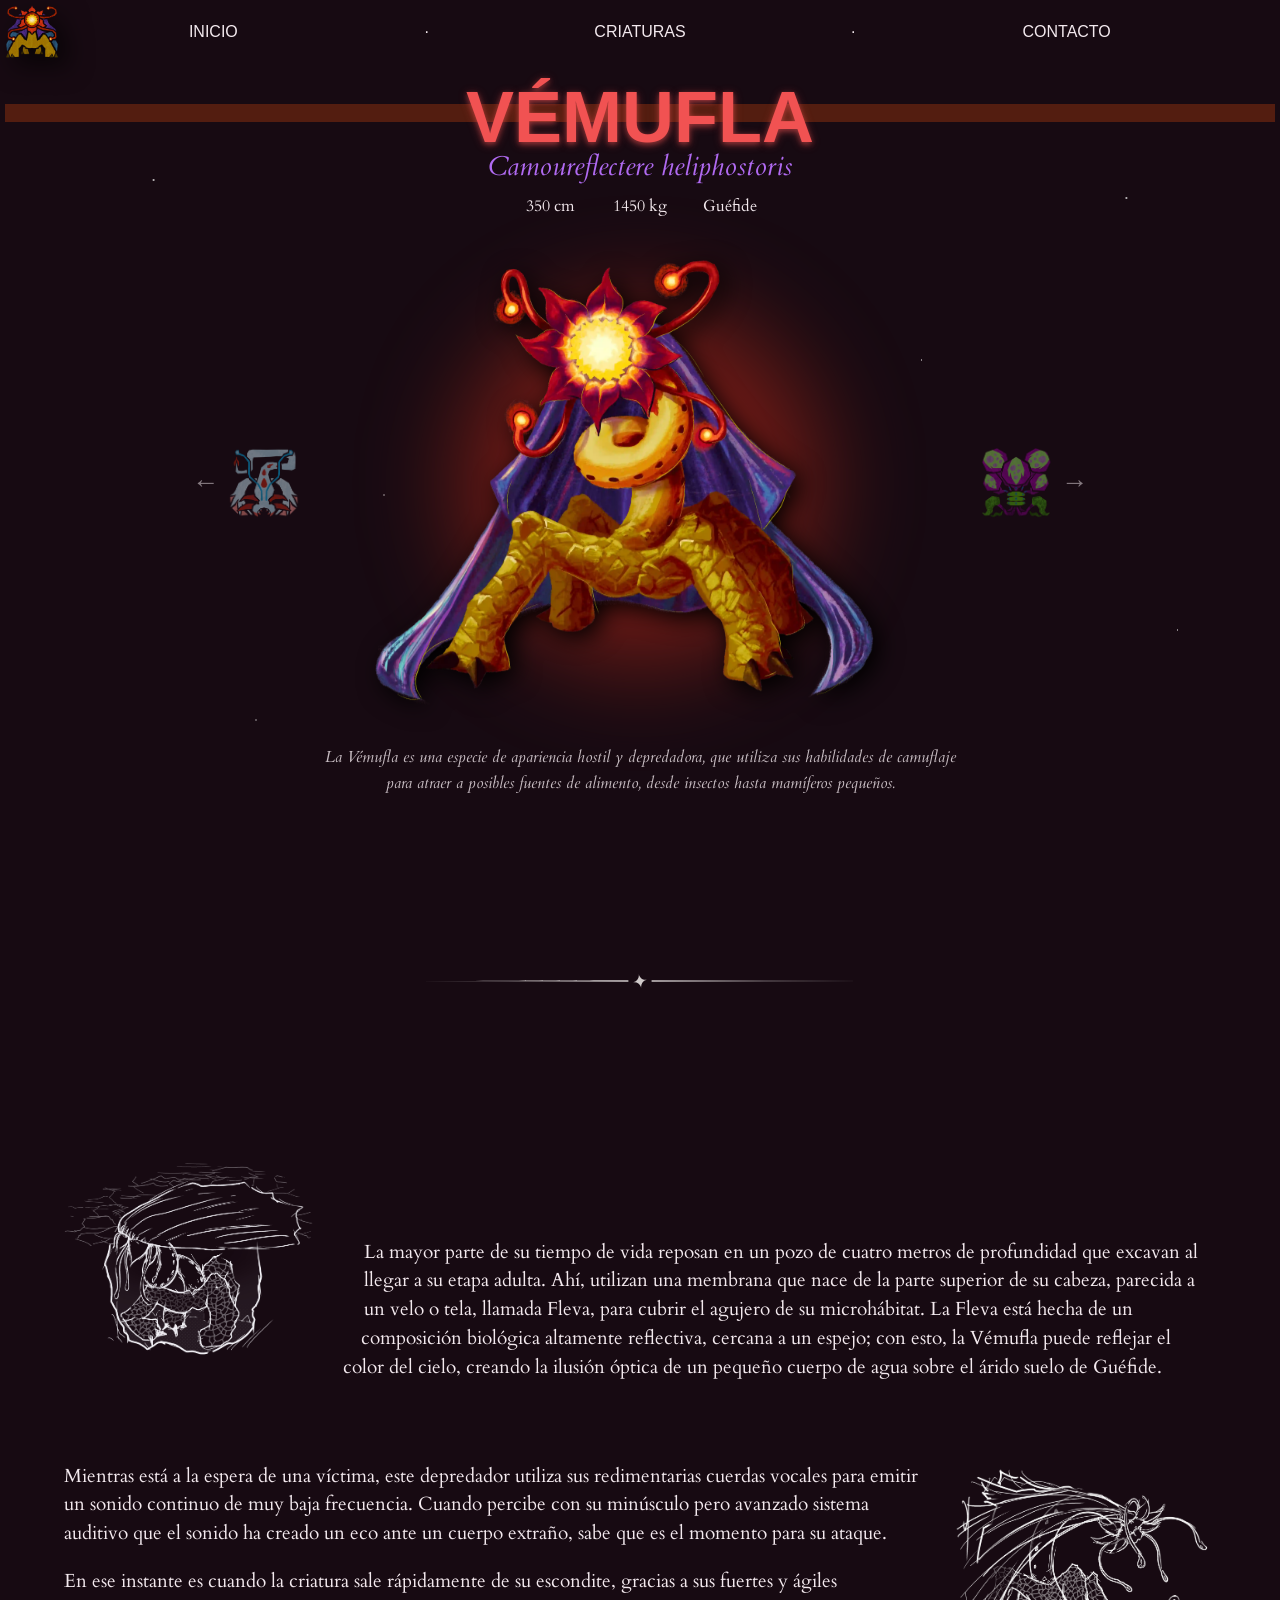
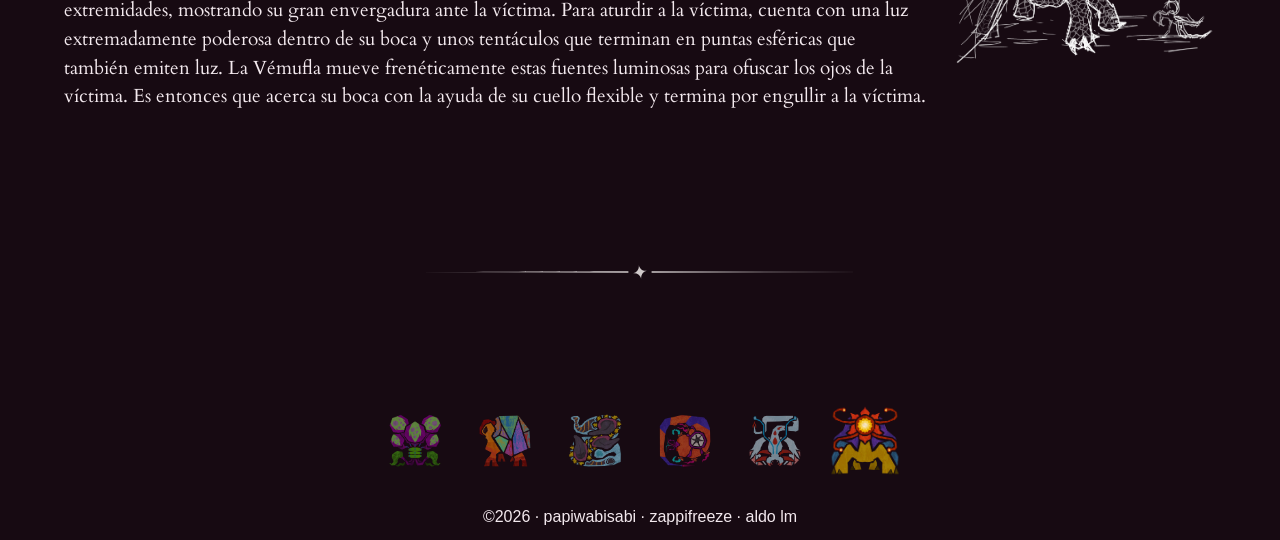
<file: vemufla.html>
<!DOCTYPE html>
<html lang="es">
<head>
    <meta charset="UTF-8">
    <meta name="viewport" content="width=device-width, initial-scale=1">
    <title>Vidra · Vémufla</title>
    <link rel="preconnect" href="https://fonts.googleapis.com">
    <link rel="preconnect" href="https://fonts.gstatic.com" crossorigin>
    <link href="https://fonts.googleapis.com/css2?family=Cardo:ital@0;1&family=Syncopate:wght@400;700&display=swap" rel="stylesheet">

    <link rel="stylesheet" href="style/creature-style.css">

    <!-- FAAAVIICOOONNN -->
<link rel="icon" type="image/svg+xml" href="img/favicon/vemufla/favicon.svg">
<link rel="icon" type="image/x-icon" href="img/favicon/vemufla/favicon.ico" sizes="16x16 32x32 48x48">
<link rel="icon" type="image/png" sizes="16x16" href="img/favicon/vemufla/favicon-16x16.png">
<link rel="icon" type="image/png" sizes="32x32" href="img/favicon/vemufla/favicon-32x32.png">
<link rel="icon" type="image/png" sizes="48x48" href="img/favicon/vemufla/favicon-48x48.png">
<link rel="apple-touch-icon" sizes="180x180" href="img/favicon/vemufla/apple-touch-icon.png">
<link rel="manifest" href="img/favicon/vemufla/site.webmanifest">
<meta name="theme-color" content="#000000">

</head>

<body>
    <h1 style="display: none;">Drasque</h1> 
    <!--Barra de Navegación-->
    <section class="Nav"></section>
    <!--Introducción-->
    <section class="intro">
        <h1><span></span></h1>
        <h4></h4>
        <div class="creature-data"></div>

        <div class="notcarrusel">

            <div>
                <a class="criaprev">
                    <span>&larr; </span>
                    <img>
                </a>

                <div class="marco-criatura">
                    <img>
                </div>

                <a class="crianext">
                    <img>
                    <span> &rarr;</span>
                </a>
            </div>
        <p>La Vémufla es una especie de apariencia hostil y depredadora, que utiliza sus habilidades de camuflaje para atraer a posibles fuentes de alimento, desde insectos hasta mamíferos pequeños.</p>
   </section>

   <div class="divisor"><img src="img/elementos/divisor.svg"></div>
<!--Descripción con ilustración secundaria 1-->
   <section class="containerSec1">
    <img class="bocetoizq" src="img/secundarios/Vemufla_Sec1.webp" alt="Vémufla oculta."/><br><br><br><br>
    <p>La mayor parte de su tiempo de vida reposan en un pozo de cuatro metros de profundidad que excavan al llegar a su etapa adulta. Ahí, utilizan una membrana que nace de la parte superior de su cabeza, parecida a un velo o tela, llamada Fleva, para cubrir el agujero de su microhábitat. La Fleva está hecha de un composición biológica altamente reflectiva, cercana a un espejo; con esto, la Vémufla puede reflejar el color del cielo, creando la ilusión óptica de un pequeño cuerpo de agua sobre el árido suelo de Guéfide.</p>
    
    

   </section>
<!--Descripción con ilustración secundaria 2-->
   <section class="containerSec2">
    <img class="bocetoder" src="img/secundarios/Vemufla_Sec2.webp" alt="Luz de la vémufla."/><br>
    <p>Mientras está a la espera de una víctima, este depredador utiliza sus redimentarias cuerdas vocales para emitir un sonido continuo de muy baja frecuencia. Cuando percibe con su minúsculo pero avanzado sistema auditivo que el sonido ha creado un eco ante un cuerpo extraño, sabe que es el momento para su ataque.</p>
    <p>En ese instante es cuando la criatura sale rápidamente de su escondite, gracias a sus fuertes y ágiles extremidades, mostrando su gran envergadura ante la víctima. Para aturdir a la víctima, cuenta con una luz extremadamente poderosa dentro de su boca y unos tentáculos que terminan en puntas esféricas que también emiten luz. La Vémufla mueve frenéticamente estas fuentes luminosas para ofuscar los ojos de la víctima. Es entonces que acerca su boca con la ayuda de su cuello flexible y termina por engullir a la víctima.</p>
    

   </section>

   <div class="divisor"><img src="img/elementos/divisor.svg"></div>

   <section class="minindice"></section>

    <script type="module" src="criatura.js"></script>
    
   <!--Créditos y eso :b-->
<footer id="Creditos">
    <p>&copy;2026 · papiwabisabi · zappifreeze · aldo lm</p>
</footer>
</body>
</html>
</file>
<file: style/style.css>
/* ============================================================
   1. VARIABLES: cambia un color aquí y cambia en toda la página
   ============================================================ */
:root {
  --fondo: #0f060c;
  --fondo-claro: #2b1620;
  --planeta: #070d11;
  --texto: #f3e9ee;
  --titulo: "Syncopate", sans-serif;
  --cuerpo: "Cardo", serif;
  --nombre-tamano: 13vw;

  --nombre-color: rgb(255, 63, 63);
  --secundario-color: rgb(255, 63, 63);

  --alto-pagina: 5px;
  --top-planeta: 60svh;
}

/* Reinicio básico: quita márgenes raros del navegador */
* { box-sizing: border-box; margin: 0; padding: 0; }

html, body { overflow-x: clip;}

html { 
  scroll-behavior: smooth; 
}
body {
  position: relative;

  background: var(--fondo);
  color: var(--texto);
  font-family: var(--cuerpo);
  font-size: clamp(1rem, 2.5vw, 1.2rem);
  line-height: 1;

  opacity: 0;
  transition: opacity 0.3s ease;
}


/* ============================================================
   2. HERO: el carrusel de la portada
   ============================================================ */
.hero {
  position: relative;
  height: 100svh;
  z-index: 0;
  /* Estrellas hechas solo con CSS (varios puntos de luz) */
  background:
    radial-gradient(1.5px 1.5px at 12% 20%, #fff, transparent),
    radial-gradient(1px 1px at 30% 55%, #fff, transparent),
    radial-gradient(1.5px 1.5px at 55% 12%, #fff, transparent),
    radial-gradient(1px 1px at 72% 40%, #fff, transparent),
    radial-gradient(1.5px 1.5px at 88% 22%, #fff, transparent),
    radial-gradient(1px 1px at 20% 80%, #fff, transparent),
    radial-gradient(1px 1px at 92% 70%, #fff, transparent),
    transparent;
}

/* El planeta: un círculo enorme que solo asoma su parte de arriba */
.planeta {
  --grad-med: 10vmin;
  --grad-big: 50vmin;
  --grad-small: 5vmin;

  position: absolute;
  left: 50%;
  top: var(--top-planeta);
  width: max(240vw, (var(--alto-pagina) / 1.5));
  height: calc(var(--alto-pagina));
  transform: translateX(-50%);
  border-radius: 100%;
  background: var(--planeta);

  z-index: -1;

  box-shadow:
    0 0 var(--grad-med) color-mix(in hsl increasing hue, var(--brillo) 90%, var(--fondo-claro) 10%),
    0 0 var(--grad-big) -1vmax color-mix(in hsl increasing hue, var(--brillo) 90%, transparent 10%),
    0 0 var(--grad-small) color-mix(in hsl increasing hue, var(--brillo) 40%, hsl(0, 100%, 85%) 60%);   
  filter: blur(5px);


  transition: box-shadow 0.6s ease, background 0.8s ease, top 0.5s ease;
}

.hero-vidra {
  --espaciado-letra: 5vw;

  position: absolute;
  bottom: 0.2em;
  width: 100%;
  text-align: center;
  font-family: var(--titulo);
  font-size: clamp(1rem, 3vh, 3rem);
  letter-spacing: var(--espaciado-letra);
  padding-left: var(--espaciado-letra);
  text-transform: lowercase;
  z-index: 3;
  opacity: 50%;

  font-weight: 0;
}

/* Cada criatura es una "slide" apilada; solo la activa se ve */
.slide {
  position: absolute;
  inset: 0;
  display: flex;
  align-items: center;
  justify-content: center;
  opacity: 0;
  visibility: hidden;
  transition: opacity 0.6s ease, visibility 0.6s;
  text-decoration: none;
  color: inherit;
  z-index: 2;
}
.slide.activa { opacity: 1; visibility: visible; }

.slide-nombre {
  position: absolute;
  bottom: 75svh;
  width: 100%;
  text-align: center;
  font-family: var(--titulo);
  font-weight: 700;

  padding-top: 0.5em;

  font-size: var(--nombre-tamano);

  background: linear-gradient(to bottom, var(--nombre-color), transparent);
  -webkit-background-clip: text;
  background-clip: text;
  color: transparent;
  letter-spacing: 0.02em;
  transform: translateY(-20px);
  transition: transform 0.8s ease, color 0.8s ease;
  text-indent: 0.02em;
}
.slide.activa .slide-nombre { transform: translateY(0); }

/* Espacio de la criatura. Aquí irá tu ilustración (ver nota abajo) */
.slide-imagen {
  width: min(110svh, 60vw);
  aspect-ratio: 1;
  margin-top: 4svh;
  display: grid;
  place-items: center;
  text-align: center;
  font-size: 0.95rem;
  color: var(--texto-suave);
  transform: scale(0.92);

  transition: transform 0.8s ease, width 0.5s ease;
}
.slide.activa .slide-imagen { transform: scale(1); }
/* Cuando uses <img>, se ajusta solita al espacio: */
.slide-imagen img { width: 100%; height: 100%; object-fit: contain; }

/* Vecinasas */
.vecina {
  position: absolute;
  bottom: 10vh;             /* qué tan abajo van */
  z-index: 4;               /* por encima de las slides, para poder hacer clic */
  width: 18vw;              /* tamaño de la vecina */
  background: none;         /* quita el fondo gris del botón */
  border: none;
  cursor: pointer;

  display: flex;
  justify-content: end;
}
.vecina img {
  display: block;
  width: 100%;
  filter: brightness(0.3);  /* la versión oscura */
  transition: filter 0.3s, opacity 0.4s;
}
.vecina:hover img,
.vecina:focus-visible img { filter: brightness(0.6); }
.vecina.izq { 
  left: 7vw; 
  align-items: start;
}
.vecina.der { 
  right: 7vw;
  align-items: end;
}

/* ============================================================
   3. SECCIONES DE ABAJO
   ============================================================ */

.divisor {
  width: 100%;
  display: flex;
  justify-content: center;
  position: relative;

  margin: 25vmin 0;

  > img {
    width: 35vw;
    opacity: 80%;
  }
}

.cuerpo {
  position: relative;
  width: 100vw;
  z-index: 1;
}

section.contenido, div.contenido {
  max-width: 1100px;
  margin: 0 auto;
  padding: 6rem 1.5rem;
}

h2 {
  font-family: var(--titulo);
  font-size: clamp(1.4rem, 4vw, 3rem);
  margin-bottom: 2rem;
}

.scrollytelling {
  height: 350svh;
  margin-top: 20vh;
}

#planeta {
  position: sticky;
  top: 0;
  height: 100svh;
  display: flex;
  flex-direction: column;
  align-items: center;
  justify-content: center;


  background: 
    radial-gradient(1.5px 1.5px at 12% 20%, #fff, transparent),
    radial-gradient(2px 2px at 30% 55%, #fff, transparent),
    radial-gradient(1.5px 1.5px at 55% 12%, #fff, transparent),
    radial-gradient(1px 1px at 72% 40%, #fff, transparent),
    radial-gradient(2px 2px at 88% 22%, #fff, transparent),
    radial-gradient(1px 1px at 20% 80%, #fff, transparent),
    radial-gradient(1px 1px at 92% 70%, #fff, transparent),
    radial-gradient(2px 2px at 5% 85%, #fff, transparent),
    radial-gradient(1px 1px at 40% 5%, #fff, transparent),
    radial-gradient(1.5px 1.5px at 90% 95%, #fff, transparent),
    transparent;

  p, h2 {
    color: var(--planeta)
  }
}

@keyframes pulsar {
  0%   { transform: scale(0); }
  30%  { transform: scale(1.1); }
  45%  { transform: scale(0.9); }
  60%  { transform: scale(1.1); }
  85% { transform: scale(0.9); }
  100% { transform: scale(1); }
}
.mini.planeta {
  --grad-big: 15vmin;
  --grad-med: 7vmin;
  --grad-small: 1vmin;

  background-color: color-mix(in srgb, var(--brillo) 70%, var(--fondo) 30%);

  top: 50%;
  left: 50%;
  translate: -50% -50%;
  transform-origin: center;
  z-index: -1;

  width: calc(1.15rem * 28);
  height: calc(1.15rem * 28);
  aspect-ratio: 1;

  animation: pulsar ease-in-out;
  animation-range: 50svh 400svh;
  animation-timeline: scroll(root block); 
  animation-fill-mode: both;
}

.planeta-texto { max-width: 40ch; color: var(--texto-suave); }
.planeta-texto p + p { margin-top: 1.2rem; }


.indice {
  margin-top: 1vmin;
  position: relative;
  display: flex;
  flex-direction: row;
  justify-content: center;
}
.indice-links {
  position: absolute;
  height: 110%;
  width: 100%;
  translate: -50% -50%;
  top: 50%;
  left: 50%;

  cursor:pointer;
}

.indice-glifos {
  --interactive-margin: 10vw;
  --button-width: clamp(15px, calc(55vmin / 6), 30vw);

  margin-left: 5vmin;
  display: flex;
  flex-direction: column;
  justify-content: flex-start;
  flex-shrink: 0;


  width: calc(var(--button-width) + var(--interactive-margin));
  

  > a {
    background: transparent;
    border: none;
    display:flex;
    flex-shrink: 1;
    padding: 2.5svh 0;
    margin-bottom: -1svh;

    transform-origin: left center;
    scale: 0.9;

    /* desactivado y anim */
    opacity: 50%;
    transition: 
      opacity 0.15s,
      translate 0.15s,
      scale 0.3s;

    img {
      width: calc(100% - var(--interactive-margin));
      padding-right: auto;
      aspect-ratio: 1;
      flex-shrink: 0;
    }
  }
}
.indice-glifos a.activa {
  opacity: 100%;
  translate: 3vmin 0;
  scale: 1.2;

  @starting-style {translate: 0 0; scale: 0.9;};
}

.indice-mostrando {
  margin-right: 7vmin;
  /* background-color: rgba(255, 0, 0, 0.363); */

  width: auto;

  display: grid;
  place-items: center;
}
.indice-elemento {
  /* background-color: rgba(0, 195, 255, 0.363); */

  grid-area: 1/1;

  display: flex;
  flex-direction: column;
  justify-content: center;
  align-items: center;

  /* desactivado */
  opacity: 0;
  visibility: hidden;
  

  transition:
    opacity 0.4s,
    visibility 0.4s;

  text-decoration: none;

  > .indice-titulo {
    font-size: 6vmin;
    font-family: var(--titulo);
    text-transform: uppercase;

    opacity: 0;

    color: var(--nombre-color);

    transform: translateY(-3vh);
    transition: transform 0.4s, opacity 0.2s 0.2s;
  }

  > img {
    height: 50vmin;
    max-width: 60vw;
    object-fit: contain;
    margin-top: 1vmin;

    transform: scale(0.9);

    transition: transform 0.3s;
  }

  > .indice-cientifico {
    margin-top: 4vmin;
    margin-bottom: 1vmin;

    font-size: calc(3.5vmin);
    font-style: italic;
    opacity: 70%;

    color: var(--secundario-color);
  }

  > .indice-datos {
    display: flex;
    flex-direction: row;
    justify-content: space-between;
    align-items: center;

    width: 70%;
    margin-top: 4vmin;

    > p {
      display: block;
      text-align: center;
      width: 33%;
      font-size: calc(2vmin);
      opacity: 60%;

      color:#fff;
    }
  }
}
.indice-elemento.activa {
  opacity: 1;
  visibility: visible;

  @starting-style { opacity: 0; }

  > img {
    transform: scale(1);
    @starting-style { transform: scale(0.9);}
  }
  &:hover > img {
    transform: scale(1.1);
  }

  > .indice-titulo {
    transform: translateY(0);
    opacity: 1;
    @starting-style { transform: translateY(-5vh); opacity: 0; }
  }
  &:hover > .indice-titulo {
    transform: translateY(-3vh);
  }
}

#contacto .autores {
  margin-top: 10vmin;

  display: flex;
  flex-direction: row;
  justify-content: center;
  align-items: center;
  gap: clamp(2rem, 5vw, 5rem);

  width: 100%;

  .persona {
    flex: 1 1 0; /* crece y se encoge partiendo de 0 */
    min-width: 0; /* clave para que textos o contenidos largos no fuercen el desborde */

    display: flex;
    flex-direction: column;
    justify-content: center;
    align-items: center;
    gap: 1cqh;

    position: relative;
    text-decoration: none;
    color: var(--texto);

      > img {
        border-radius: 50%;
        width: 90%;
        aspect-ratio: 1;
        object-fit: contain;

        margin-bottom: 1.5cqh;

        transition: transform 0.3s ease;
      }

      > p {
        display: block;
        width: 100%;
        text-align: center;

        transition: transform 0.35s ease;
      }

      .seudonimo {
        font-family: var(--titulo);
        font-size: clamp(0.8rem, 4vmin, 2cqw);
        text-transform: uppercase;
        color: color-mix(in srgb, var(--criaturaA) 30%, var(--texto) 70%);

        margin-bottom: 1cqh;
        text-shadow:
          2px 2px 3px var(--planeta);

        transition: transform 0.25s ease, color 0.25s ease;
      }

      .usuario {
        color: color-mix(in srgb, var(--criaturaB) 30%, var(--texto) 70%);
        font-size: clamp(0.6rem, 3vmin, 2cqw);
        transition: transform 0.35s ease, color 0.25s ease;
      }

      .nombre-completo {
        opacity: 60%;
        font-size: clamp(0.5rem, 2vmin, 1cqw);
      }

    &:hover {
      img {
        transform: scale(1.4);
      }

      > p {
        transform: translateY(4.5vmin);
      }

      .seudonimo {
        transform: scale(1.2) translateY(4vmin);
        color: var(--criaturaA);
      }

      .usuario {
        color: var(--criaturaB);
      }

      &::before {
        opacity: 50%;
      }
    }
  }
}
.persona::before {
  content: ""; 
    position: absolute; 
    width: 200%;
    aspect-ratio: 1/1; 
    border-radius: 50%;
    opacity: 0;
    background: radial-gradient(circle in hsl shorter hue, var(--criaturaA), var(--criaturaA-dark));
    filter: blur(5vmin);

    z-index: -1;

    top: 50%;
    left: 50%;

    translate: -50% -62%;
    transition: opacity 0.5s ease;
}

#Creditos{
  position: absolute;

  padding: 1em;
  padding-top: 0;
  top: calc(var(--top-planeta) + var(--alto-pagina) + 15vmin);

  width: 100vw;
  

  font-family: "Syncopate", sans-serif;
  text-align: center;
  font-size: 1rem;
  background-color: transparent;
}

/* Respeta a quien pide menos movimiento en su dispositivo */
@media (prefers-reduced-motion: reduce) {
  * { transition: none !important; }
}

/* ============================================================
   4. AJUSTES PARA CELULAR (pantallas de menos de 700px)
   ============================================================ */
@media (orientation: portrait) {
  .indice {
    justify-content: space-between;
  }
  .slide-imagen{width: 100vw;}
  .vecina { width: 28vw; bottom: 16svh; > img {filter: brightness(0.5);} }
  .vecina img:hover{filter: brightness(0.5);}
  .vecina.izq { left: 2vw; }
  .vecina.der { right: 2vw; }
  .indice-glifos {
    --interactive-margin: 0vw;
    > a.activa {
      transform: translateX(1.2vw);
    }
  }
}

@media (max-width: 700px) {
  #Creditos{
    font-size: 0.5rem;
  }

  .divisor img {
    width: 80vw;
  }
}

@media (hover: hover) {
  .slide-imagen {
    perspective: 700px;
    img {
  transform: rotateX(var(--rx, 0deg)) rotateY(var(--ry, 0deg));
      transition: transform 0.1s ease, scale 0.3s ease, filter 0.4s ease;
    }
  }

  .slide-imagen:hover img {
    scale: 1.1;
    filter: drop-shadow(25px 25px 15px rgba(0, 0, 0, 0.404));
  }
  
}
</file>
<file: style/creature-style.css>
:root {
    --fondo: #170a12;
    --fondo-claro: #2b1620;
    --texto: #f3e9ee;
    --titulo: "Syncopate", sans-serif;
    --cuerpo: "Cardo", serif;
    --nombre-tamano: 13vw;

    --Nav-height: 4rem;
    --Nav-margin: 0.3rem;

    --Creature-color: #e228d0;
    --Creature-dark-color: #9c098d;
    --Creature-colorB: #ed9c33;
    --Creature-dark-colorB: #053f05;

    --prevColor: red;
    --nextColor: blue;
}
    /* Reinicio básico: quita márgenes raros del navegador */
* { box-sizing: border-box; margin: 0; padding: 0; }

html, body { overflow-x: clip;}

html { scroll-behavior: smooth; }
body {
    position: relative;
    
    background: 
    radial-gradient(1.5px 1.5px at 12% 20%, #fff, transparent),
    radial-gradient(1px 1px at 30% 55%, #fff, transparent),
    radial-gradient(1.5px 1.5px at 55% 12%, #fff, transparent),
    radial-gradient(1px 1px at 72% 40%, #fff, transparent),
    radial-gradient(1.5px 1.5px at 88% 22%, #fff, transparent),
    radial-gradient(1px 1px at 20% 80%, #fff, transparent),
    radial-gradient(1px 1px at 92% 70%, #fff, transparent),
    var(--fondo);

    background-attachment: fixed;
    color: var(--texto);
    font-family: var(--cuerpo);
    font-size: clamp(1rem, 2.5vw, 1.2rem);;
    line-height: 1;

    opacity: 0;
    transition: opacity 0.3s ease;

}

.divisor {
    width: 100%;
    display: flex;
    justify-content: center;
    position: relative;

    margin: 15vmin 0;

    > img {
        width: 35vw;
        opacity: 80%;
    }
}

    .Nav{
        background: var(--fondo);
        z-index: 1;
    }

    .Nav .icon{
        position: fixed;
        flex-shrink: 0;
        z-index: 2;

        filter: drop-shadow(1vmin 1vmin 1.5vmin black);

        width: calc(var(--Nav-height) - (var(--Nav-margin) * 2));
        aspect-ratio: 1;
        top: 0;
        left: var(--Nav-margin);
    }

    .Nav .icon img{
        display: block;
        object-fit: contain;

        width: 100%;
    }

    .NavegacionBarra{
        background: var(--fondo);
        position: fixed;
        z-index: 1;

        display: flex;
        align-items: center;

        top: 0;
        left: 0;
        height: var(--Nav-height);
        width: 100%;
        
        flex: 1;
        display: grid;
        grid-template-columns: repeat(3, minmax(0, 1fr));
        align-items: center;
        text-align: center;
    }

    .Nav a{
        margin: var(--Nav-margin) 0;
        position: relative;
        transition: color 0.3s ease;
        font-family: "Syncopate", sans-serif;
        color: var(--texto);
        text-decoration: none;

        font-size: 1rem;
    }

    .Nav a:hover{
        color: var(--Creature-color);
    }

    .NavegacionBarra a:not(:last-child)::after{
        content: "·"; position: absolute;
        right: 0; top: 50%; transform: translate(50%, -50%);
        color: var(--texto); pointer-events: none;
    }

.intro {
    margin-top: var(--Nav-height);
}
.intro h1{

    font-family: 'Syncopate', sans-serif;
    font-size: clamp(3rem, 8vmin, 15rem);


    color:  var(--Creature-color); 
    text-align: center;
    margin: 1em 0.6vmin 0;
    padding-top: 1vmin; 
    position: relative; 
    isolation: isolate;
    text-transform: uppercase;

    --transp-creature-color: color-mix(in srgb, var(--Creature-color) 40%, transparent 60%);
   
    text-shadow: 0 2px 5px  var(--transp-creature-color), 0 2px 10px  var(--transp-creature-color);
    /*Cambiar el color antes del 30/20 :) */
    transition: transform 0.5s ease;

}

.intro h1:hover{
    transform: scale(1.08);
}


.intro h1::before{
    content: ""; position: absolute; 
    left: 0; right: 0; top: 50%; height: 0.25em;
    background-color: var(--Creature-dark-color); transform: translateY(-50%); z-index: -1;
}

.intro h4{
    text-align: center; 
    margin-bottom: 2vmin;

    font-size: clamp(1.5rem, 3vmin, 2rem);
    color: var(--Creature-colorB);
    font-style: italic;
    font-weight: lighter;
}
.intro .creature-data {
    display: flex;
    justify-content: space-between;
    align-items: center;
    margin: 0 auto 1vmin auto;

    width: clamp(10rem, 20vw, 80vw);

    > h5 {
        display: block;
        width: 30%;
        font-weight: 100;
        font-size: clamp(0.75rem, 3vw, 1rem);
    }
}

.marco-criatura{
    height: fit-content;
    width: fit-content;

    min-height: 100px;

    position: relative;
    isolation: isolate;
}

.marco-criatura::before{
    content: ""; 
    position: absolute; 
    width: 60%;
    aspect-ratio: 1/1; 
    border-radius: 50%;
    opacity: 50%;
    background: radial-gradient(circle in hsl shorter hue, var(--Creature-color), var(--Creature-dark-color));
    filter: blur(5vmin); 
    z-index: -1;

    top: 50%;
    left: 50%;

    translate: -50% -50%;
    transition: transform 0.6s ease, opacity 0.6s ease;
}

.marco-criatura img{
    width: auto;
    height: auto;

    max-height: 70vh;
    max-width: 50vw;

    filter: drop-shadow(6px 6px 12px rgb(0, 0, 0));
    transition: transform 0.5s ease;

    object-fit: contain;
}
.marco-criatura:hover::before{
    opacity: 70%;
    transform: scale(1.3);
}

.notcarrusel {
    width: 100vw;
}

.notcarrusel > div {
    display: flex; 
    flex-direction: row;
    justify-content: space-between;
    align-items: center; 

    width: 70vw;

    margin: 1.5rem auto 0 auto; 
}

.criaprev, .crianext{

    display: flex;
    justify-content: center;
    align-items: center;
    text-decoration: none;
    
    opacity: 50%;

    transition: color 0.3s ease, transform 0.3s ease, opacity 0.3s ease;

    > span {
        font-family: var(--titulo); 
        font-size: 3vmin; 
        color: var(--texto);
        white-space: nowrap;

        transition: transform 0.5s ease;
    }

    > img {
        margin: 0 1vmin;
        width: clamp(5px, 8vmin, 7vw);
    }
    
}

.crianext:hover, .criaprev:hover {
    opacity: 100%;
}

.criaprev:hover{
    > span {
        color: var(--prevColor);
        transform: translateX(-4px);
    }
    
    transform: translateX(-4px);
}
.crianext:hover{
    > span {
        color: var(--nextColor);
        transform: translateX(4px);
    }

    transform: translateX(4px);
}

.intro{
    text-align: center;
    margin-bottom: 10vmin;
}

.intro p{
    max-width: 650px; 
    margin: 0 auto 0 auto; 
    padding: 1.15rem 0; 
    line-height: 1.6;
    font-size: clamp(0.9rem, 3vw, 1rem);

    font-style: italic;
    opacity: 80%;
}

.containerSec1, .containerSec2{
    max-width: 
    1200px; 
    margin: 2rem auto; 
    padding: 0 1.5rem;
    line-height: 1.5; 
    text-align: left;
    display: flow-root;
}

.containerSec1 p, .containerSec2 p{
    margin-bottom: 1.2rem;
}

.bocetoizq, .bocetoder{
    width: 260px; 
    height: 260px; 
    object-fit: contain;
    shape-outside: circle(50%);
    shape-margin: 1.2rem;
    margin-bottom: 0.5rem;
}

.bocetoizq {
    float: left;
    margin-right: 2.5rem;
}

.bocetoder{
    float: right;
    margin-left: 2rem;
}

.minindice {
    margin-top: 8vmin;
    display: flex;
    justify-content: center;
    align-items: end;
    position: relative;
    gap: 0;

    height: 6vmin;
    min-height: 35px;

    a {
        height: 100%;
        width: 10vmin;
        min-width: 50px;

        display: flex;
        align-items: end;
        justify-content: center;

        transition: height 0.3s, width 0.3s;

        > img {
            height: 100%;
            width: auto;
            object-fit: contain;

            opacity: 60%;

            transition: opacity 0.2s;
        }
    }
}
@media (hover: hover) {
    .minindice a:hover {
        height: 150%;
        width: 12vmin;
        > img {
            opacity: 100%;
        }
    }

    .marco-criatura {
        perspective: 700px;
        img {
            transform: rotateX(var(--rx, 0deg)) rotateY(var(--ry, 0deg));
            transition: transform 0.1s ease, scale 0.3s ease, filter 0.4s ease;
        }
    }

    .marco-criatura:hover img {
        scale: 1.1;
        filter: drop-shadow(25px 25px 30px rgba(0, 0, 0, 0.897));
    }
}


.portrait-arrows * {
    display: none;
}

    .mirror{ transform: scaleX(-1); }

    #Creditos{
        padding: 0.9rem;
        margin: 3vmin 0;
        margin-bottom: 0;
        font-family: "Syncopate", sans-serif;
        text-align: center;
        font-size: 1rem;
        background-color: var(--planeta);
    }

    /*Visualización en móvil*/
@media (max-width: 700px) {
    .intro{
        margin-top: 1vmin;
        > h1 {
            font-size: 10vmin;
        }
        > h4 {
            font-size: 6vmin;
        }
    }
    .Nav .NavegacionBarra {
        display: none;
    }
    .Nav {
        .icon {
            top: calc(var(--Nav-height)*1.5);

            transition: top 0.2s ease;
        }
        .icon.scrolled {
            top: 0;
        }
    }

    .criaprev, .crianext{
        > span {
            font-size: 1rem;
            
        }
        > img {
            width: 10vmin;
        }
        
    }

    .containerSec1 br, .containerSec2 br {
        display: none;
    }

    .bocetoizq{
        float: none; display: block; 
        margin: 0 auto 1.5rem auto; 
        shape-outside: none; padding-top: 0;
        width: 200px; height: auto;
    }

    .bocetoder{
        float: none; display: block; 
        margin: 0 auto 1.5rem auto; 
        shape-outside: none; padding-top: 0;
        width: 200px; height: auto;
    }

    .minindice {
        height: auto;

        > a {
            width: 15vw;
            height: 13vw;
        }
    }

    #Creditos{
        font-size: 0.5rem;
    }

    .divisor img {
        width: 80vw;
    }
}

@media (orientation: portrait) {
    .criaprev *, .crianext * {
        display: none;
    }

    .portrait-arrows * {
        display: unset;
    }
    .portrait-arrows > .criaprev, .portrait-arrows > .crianext {
        display: flex;
    }

    .marco-criatura img{
        width: 100%;
        max-height: 60vh;
        max-width: 95vw;
    }
    .notcarrusel > div{
        width: 100%;
    }

    .notcarrusel .marco-criatura{
        flex: 1; min-width: 0;
    }
}

@media (hover: none) {
    .minindice > a > img {
        opacity: 100%;
    }
}
</file>
